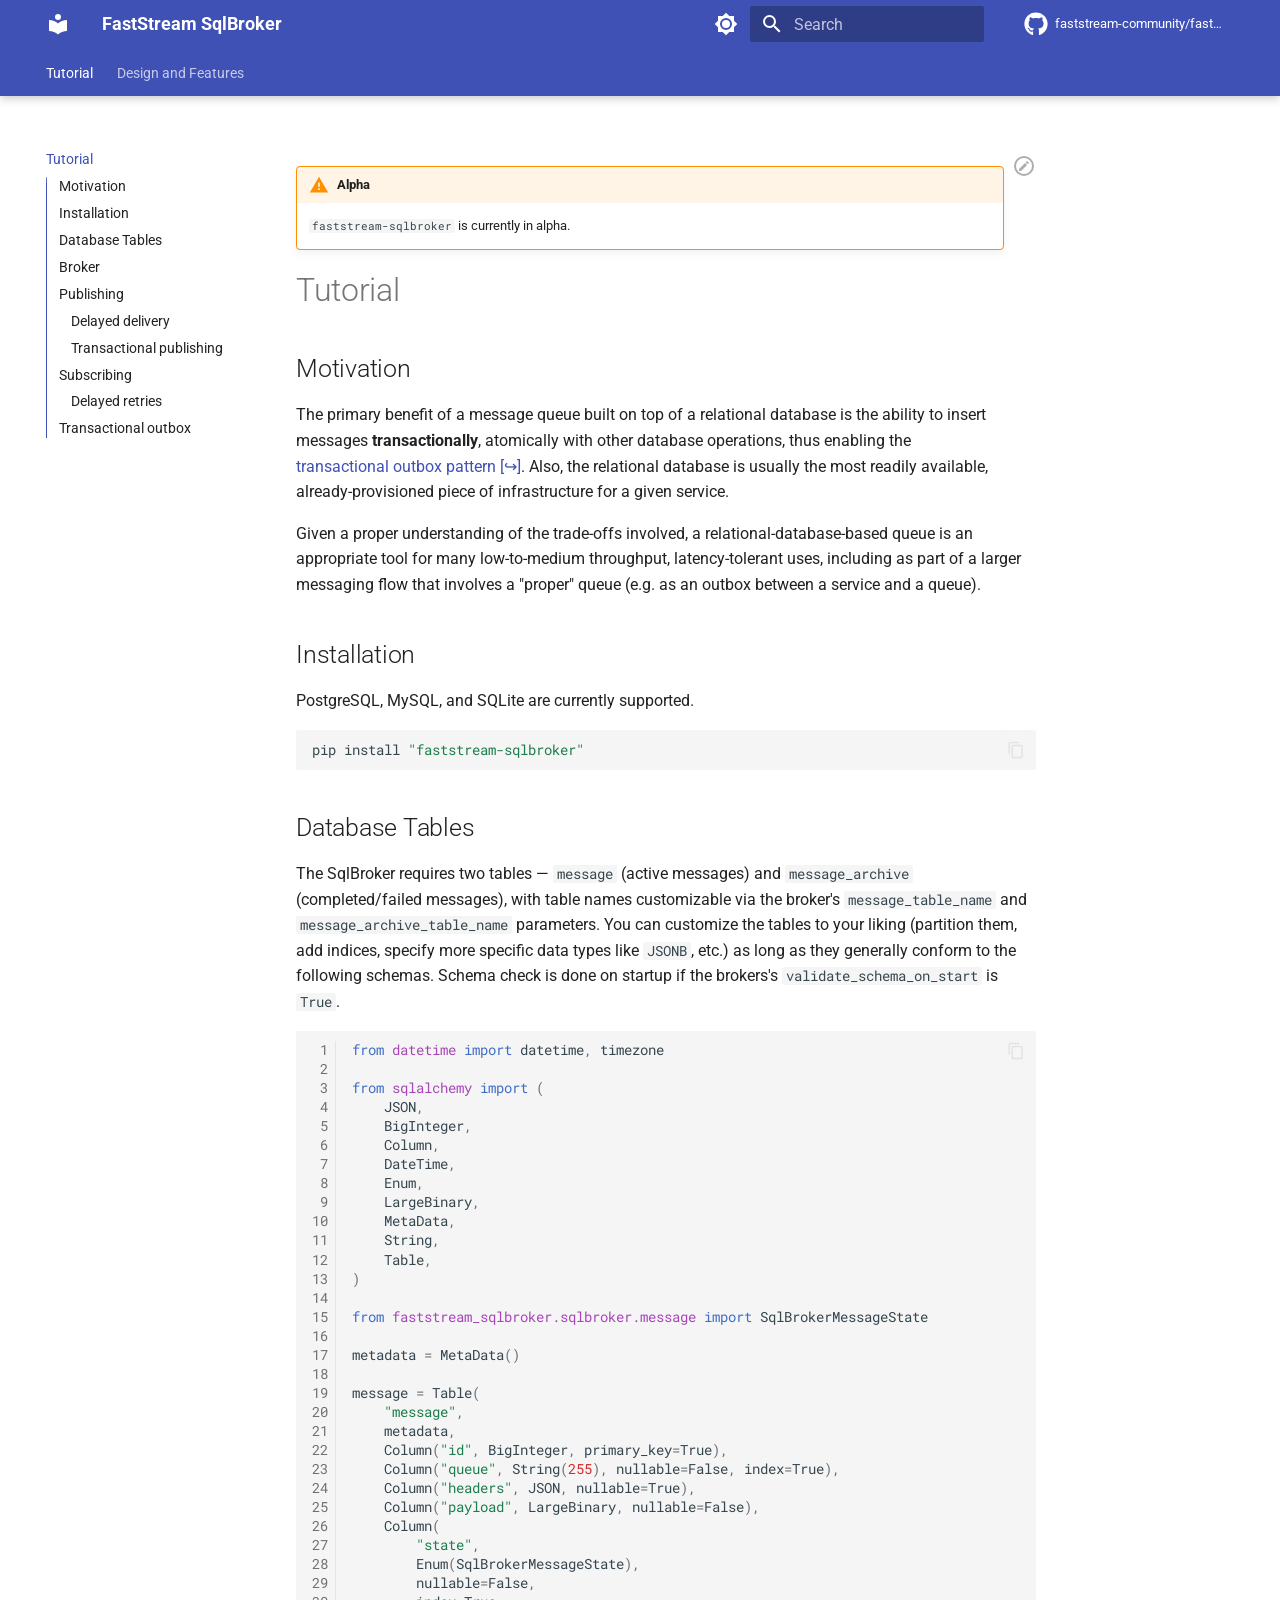
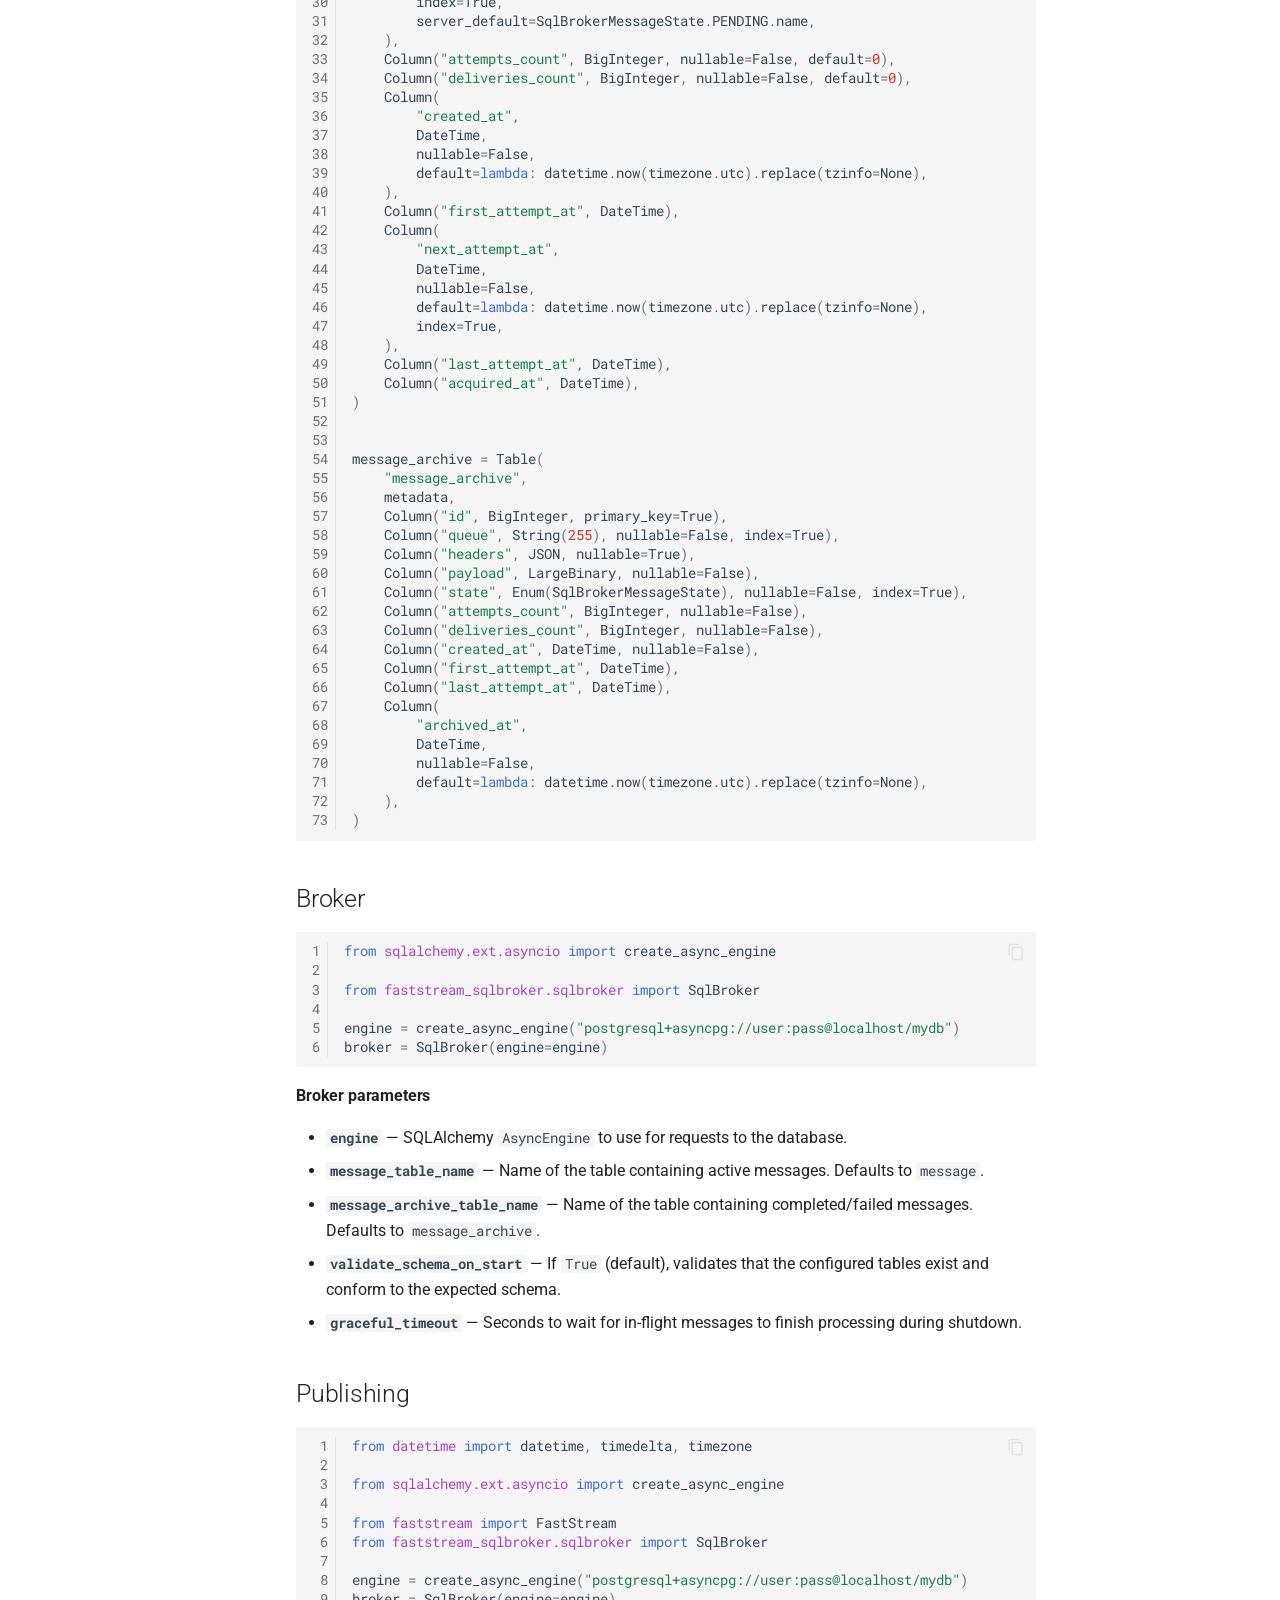
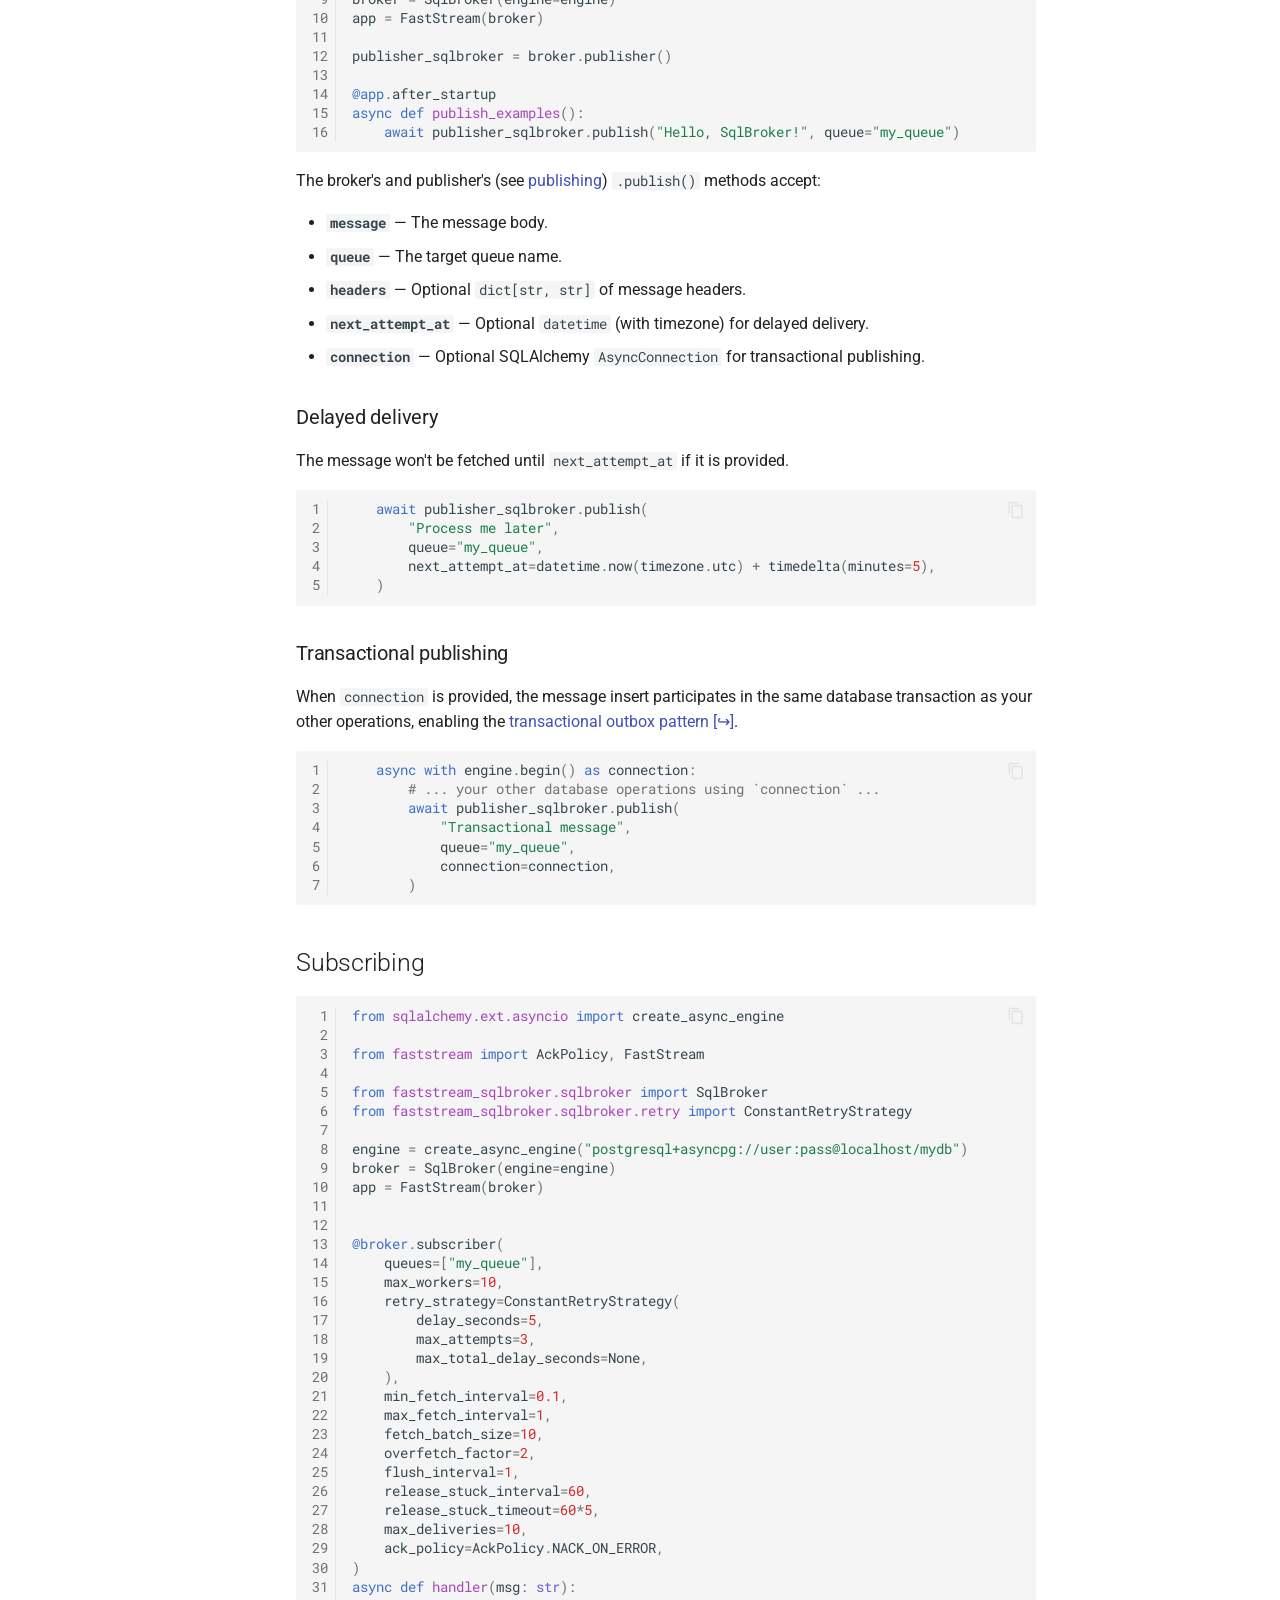
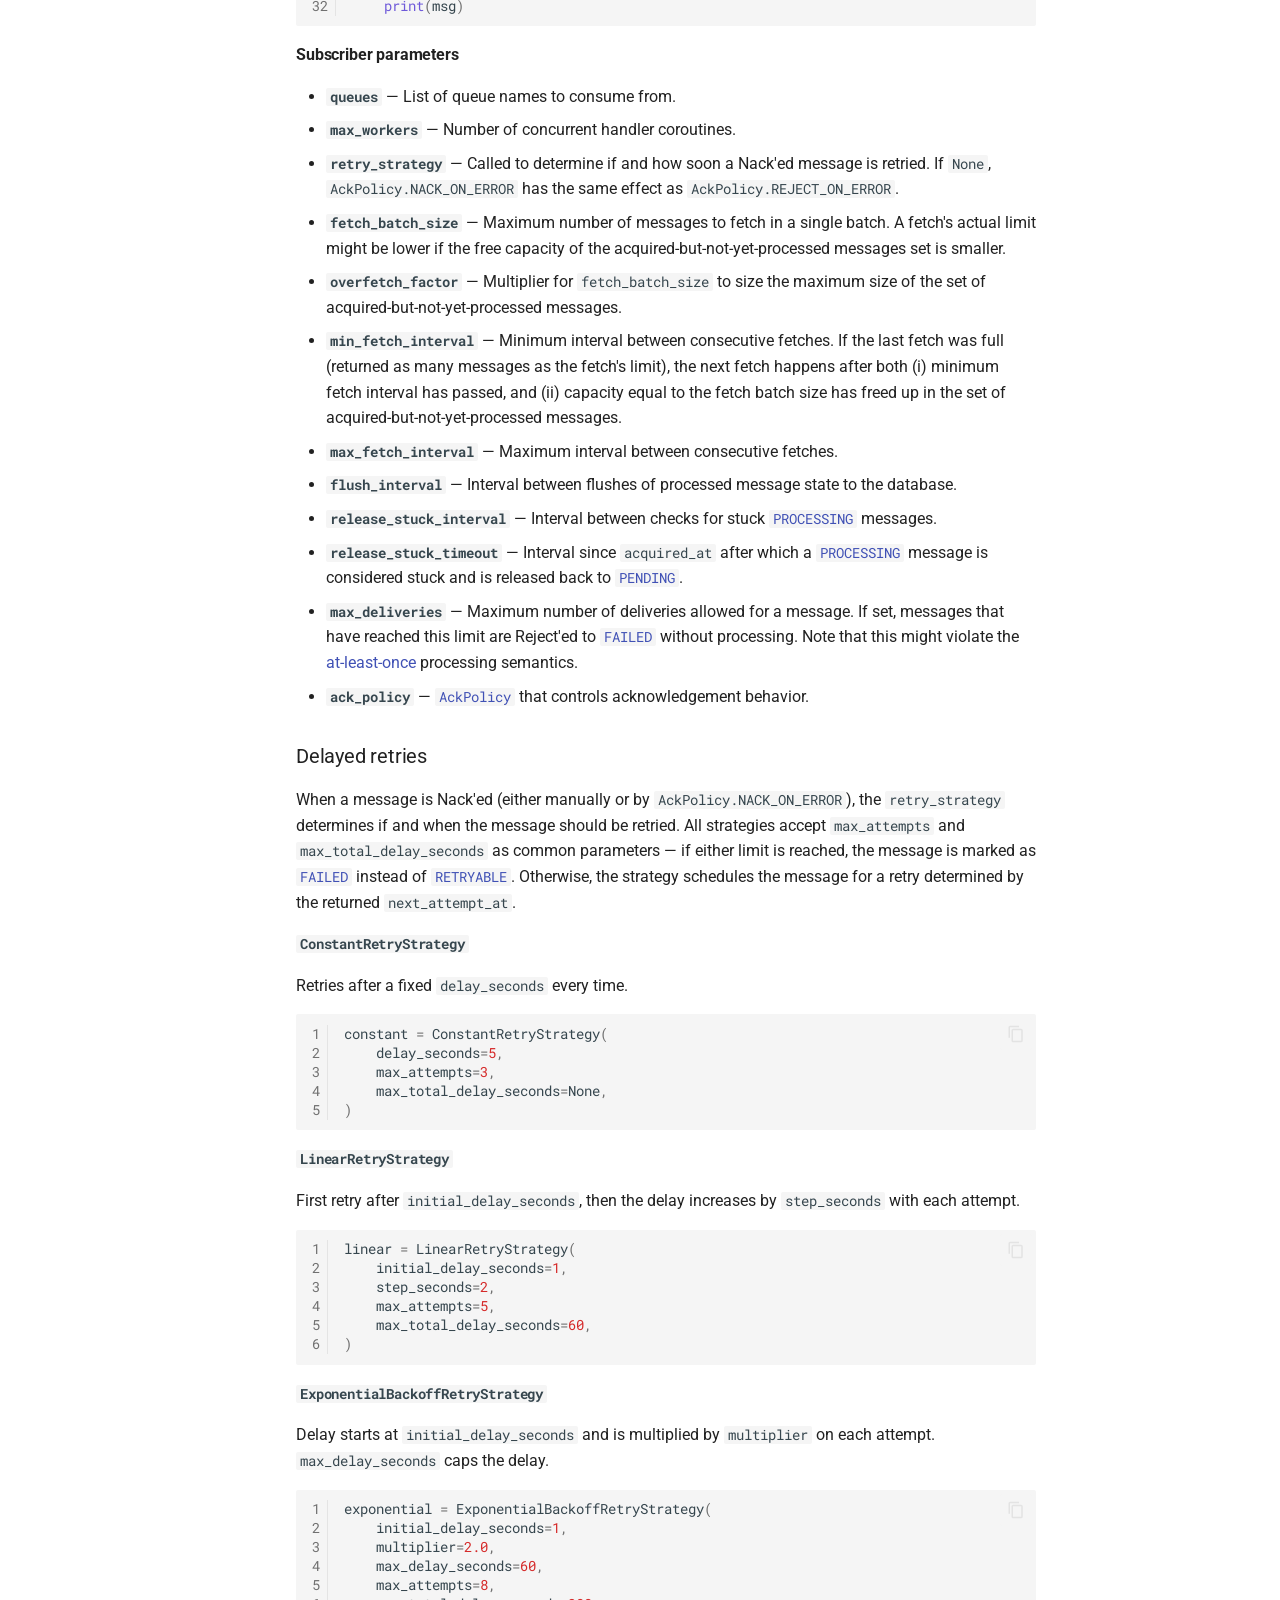
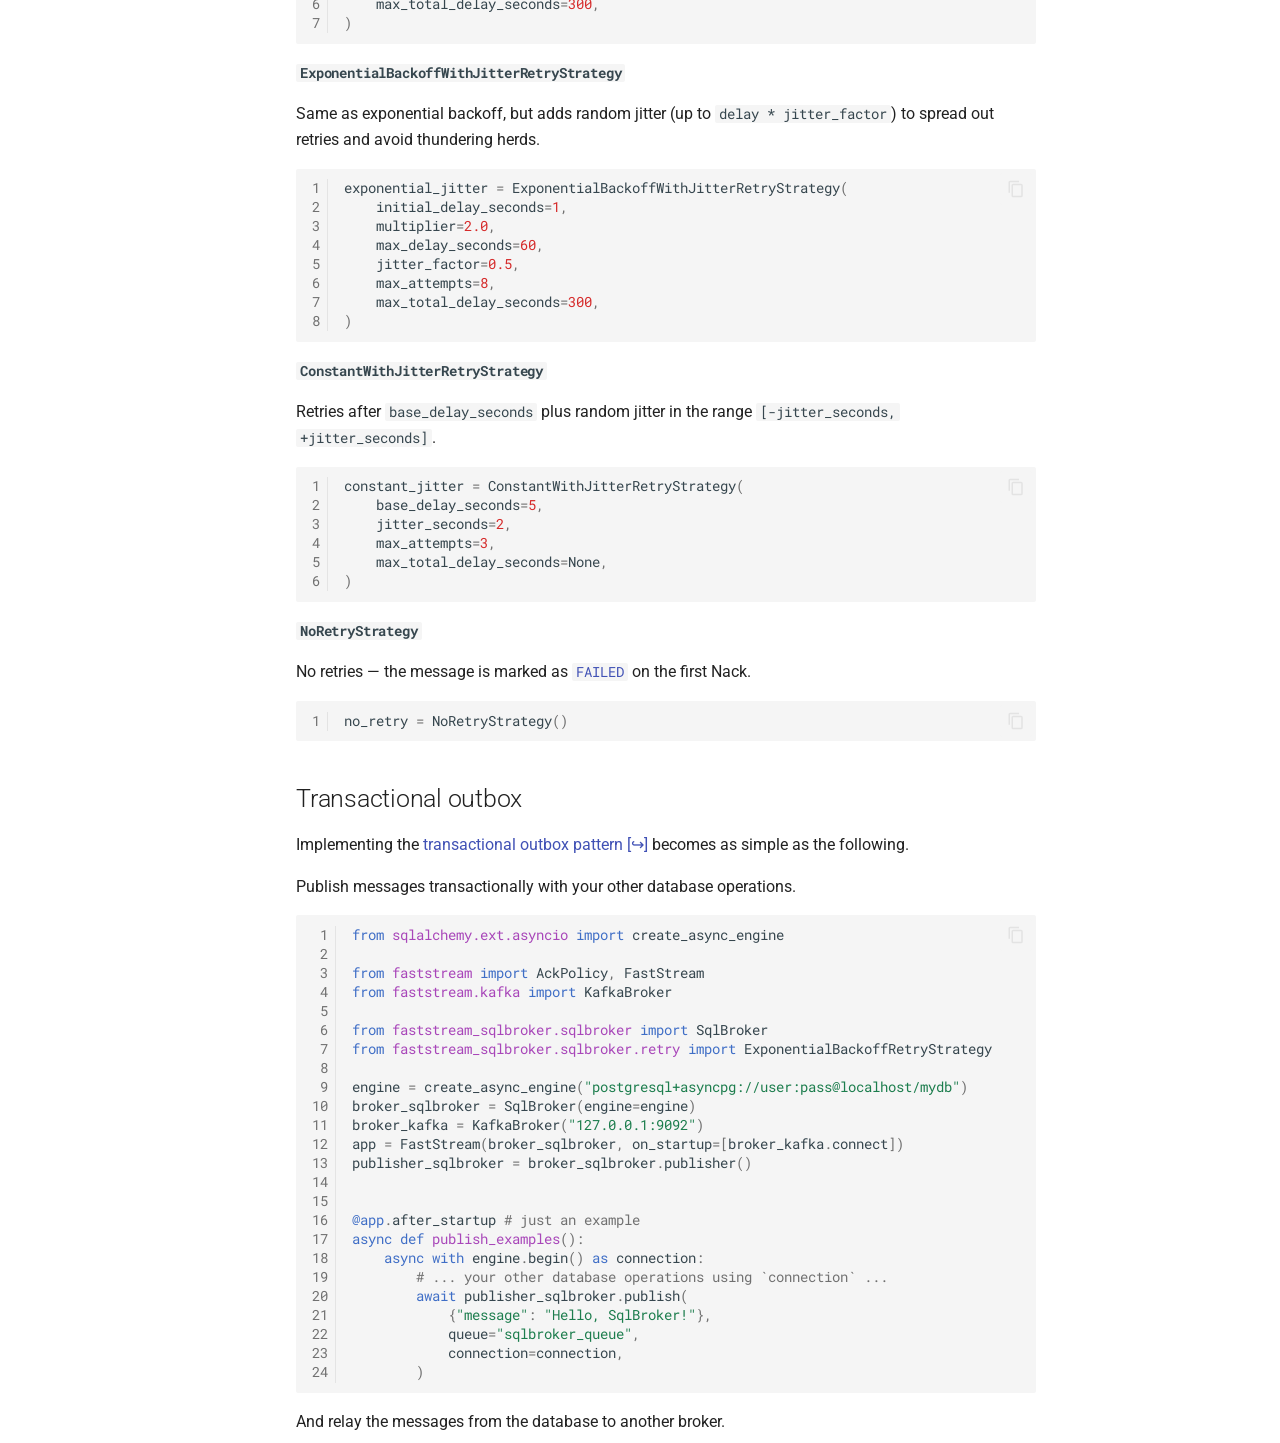
<file: index.html>
<!DOCTYPE html><html lang=en class=no-js><head><meta charset=utf-8><meta name=viewport content="width=device-width,initial-scale=1"><meta name=description content="SqlBroker for FastStream — a relational database as a message broker"><link href=https://faststream-community.github.io/faststream-sqlbroker/ rel=canonical><link rel=icon href=assets/images/favicon.png><meta name=generator content="mkdocs-1.6.1, mkdocs-material-9.7.6"><title>FastStream SqlBroker</title><link rel=stylesheet href=assets/stylesheets/main.484c7ddc.min.css><link rel=stylesheet href=assets/stylesheets/palette.ab4e12ef.min.css><link rel=preconnect href=https://fonts.gstatic.com crossorigin><link rel=stylesheet href="https://fonts.googleapis.com/css?family=Roboto:300,300i,400,400i,700,700i%7CRoboto+Mono:400,400i,700,700i&display=fallback"><style>:root{--md-text-font:"Roboto";--md-code-font:"Roboto Mono"}</style><link rel=stylesheet href=assets/_mkdocstrings.css><link rel=stylesheet href=stylesheets/extra.d9dd83.min.css><script>__md_scope=new URL(".",location),__md_hash=e=>[...e].reduce(((e,_)=>(e<<5)-e+_.charCodeAt(0)),0),__md_get=(e,_=localStorage,t=__md_scope)=>JSON.parse(_.getItem(t.pathname+"."+e)),__md_set=(e,_,t=localStorage,a=__md_scope)=>{try{t.setItem(a.pathname+"."+e,JSON.stringify(_))}catch(e){}}</script><link href=assets/stylesheets/glightbox.min.css rel=stylesheet><script src=assets/javascripts/glightbox.min.js></script><style id=glightbox-style>
            html.glightbox-open { overflow: initial; height: 100%; }
            .gslide-title { margin-top: 0px; user-select: text; }
            .gslide-desc { color: #666; user-select: text; }
            .gslide-image img { background: white; }
            .gscrollbar-fixer { padding-right: 15px; }
            .gdesc-inner { font-size: 0.75rem; }
            body[data-md-color-scheme="slate"] .gdesc-inner { background: var(--md-default-bg-color); }
            body[data-md-color-scheme="slate"] .gslide-title { color: var(--md-default-fg-color); }
            body[data-md-color-scheme="slate"] .gslide-desc { color: var(--md-default-fg-color); }
        </style></head> <body dir=ltr data-md-color-scheme=default data-md-color-primary=custom data-md-color-accent=indigo> <input class=md-toggle data-md-toggle=drawer type=checkbox id=__drawer autocomplete=off> <input class=md-toggle data-md-toggle=search type=checkbox id=__search autocomplete=off> <label class=md-overlay for=__drawer></label> <div data-md-component=skip> <a href=#faststream-sqlbroker class=md-skip> Skip to content </a> </div> <div data-md-component=announce> </div> <header class="md-header md-header--shadow md-header--lifted" data-md-component=header> <nav class="md-header__inner md-grid" aria-label=Header> <a href=. title="FastStream SqlBroker" class="md-header__button md-logo" aria-label="FastStream SqlBroker" data-md-component=logo> <svg xmlns=http://www.w3.org/2000/svg viewbox="0 0 24 24"><path d="M12 8a3 3 0 0 0 3-3 3 3 0 0 0-3-3 3 3 0 0 0-3 3 3 3 0 0 0 3 3m0 3.54C9.64 9.35 6.5 8 3 8v11c3.5 0 6.64 1.35 9 3.54 2.36-2.19 5.5-3.54 9-3.54V8c-3.5 0-6.64 1.35-9 3.54"></path></svg> </a> <label class="md-header__button md-icon" for=__drawer> <svg xmlns=http://www.w3.org/2000/svg viewbox="0 0 24 24"><path d="M3 6h18v2H3zm0 5h18v2H3zm0 5h18v2H3z"></path></svg> </label> <div class=md-header__title data-md-component=header-title> <div class=md-header__ellipsis> <div class=md-header__topic> <span class=md-ellipsis> FastStream SqlBroker </span> </div> <div class=md-header__topic data-md-component=header-topic> <span class=md-ellipsis> Home </span> </div> </div> </div> <form class=md-header__option data-md-component=palette> <input class=md-option data-md-color-media="(prefers-color-scheme: light)" data-md-color-scheme=default data-md-color-primary=custom data-md-color-accent=indigo aria-label="Switch to dark mode" type=radio name=__palette id=__palette_0> <label class="md-header__button md-icon" title="Switch to dark mode" for=__palette_1 hidden> <svg xmlns=http://www.w3.org/2000/svg viewbox="0 0 24 24"><path d="M12 8a4 4 0 0 0-4 4 4 4 0 0 0 4 4 4 4 0 0 0 4-4 4 4 0 0 0-4-4m0 10a6 6 0 0 1-6-6 6 6 0 0 1 6-6 6 6 0 0 1 6 6 6 6 0 0 1-6 6m8-9.31V4h-4.69L12 .69 8.69 4H4v4.69L.69 12 4 15.31V20h4.69L12 23.31 15.31 20H20v-4.69L23.31 12z"></path></svg> </label> <input class=md-option data-md-color-media="(prefers-color-scheme: dark)" data-md-color-scheme=slate data-md-color-primary=custom data-md-color-accent=indigo aria-label="Switch to light mode" type=radio name=__palette id=__palette_1> <label class="md-header__button md-icon" title="Switch to light mode" for=__palette_0 hidden> <svg xmlns=http://www.w3.org/2000/svg viewbox="0 0 24 24"><path d="M12 18c-.89 0-1.74-.2-2.5-.55C11.56 16.5 13 14.42 13 12s-1.44-4.5-3.5-5.45C10.26 6.2 11.11 6 12 6a6 6 0 0 1 6 6 6 6 0 0 1-6 6m8-9.31V4h-4.69L12 .69 8.69 4H4v4.69L.69 12 4 15.31V20h4.69L12 23.31 15.31 20H20v-4.69L23.31 12z"></path></svg> </label> </form> <script>var palette=__md_get("__palette");if(palette&&palette.color){if("(prefers-color-scheme)"===palette.color.media){var media=matchMedia("(prefers-color-scheme: light)"),input=document.querySelector(media.matches?"[data-md-color-media='(prefers-color-scheme: light)']":"[data-md-color-media='(prefers-color-scheme: dark)']");palette.color.media=input.getAttribute("data-md-color-media"),palette.color.scheme=input.getAttribute("data-md-color-scheme"),palette.color.primary=input.getAttribute("data-md-color-primary"),palette.color.accent=input.getAttribute("data-md-color-accent")}for(var[key,value]of Object.entries(palette.color))document.body.setAttribute("data-md-color-"+key,value)}</script> <label class="md-header__button md-icon" for=__search> <svg xmlns=http://www.w3.org/2000/svg viewbox="0 0 24 24"><path d="M9.5 3A6.5 6.5 0 0 1 16 9.5c0 1.61-.59 3.09-1.56 4.23l.27.27h.79l5 5-1.5 1.5-5-5v-.79l-.27-.27A6.52 6.52 0 0 1 9.5 16 6.5 6.5 0 0 1 3 9.5 6.5 6.5 0 0 1 9.5 3m0 2C7 5 5 7 5 9.5S7 14 9.5 14 14 12 14 9.5 12 5 9.5 5"></path></svg> </label> <div class=md-search data-md-component=search role=dialog> <label class=md-search__overlay for=__search></label> <div class=md-search__inner role=search> <form class=md-search__form name=search> <input type=text class=md-search__input name=query aria-label=Search placeholder=Search autocapitalize=off autocorrect=off autocomplete=off spellcheck=false data-md-component=search-query required> <label class="md-search__icon md-icon" for=__search> <svg xmlns=http://www.w3.org/2000/svg viewbox="0 0 24 24"><path d="M9.5 3A6.5 6.5 0 0 1 16 9.5c0 1.61-.59 3.09-1.56 4.23l.27.27h.79l5 5-1.5 1.5-5-5v-.79l-.27-.27A6.52 6.52 0 0 1 9.5 16 6.5 6.5 0 0 1 3 9.5 6.5 6.5 0 0 1 9.5 3m0 2C7 5 5 7 5 9.5S7 14 9.5 14 14 12 14 9.5 12 5 9.5 5"></path></svg> <svg xmlns=http://www.w3.org/2000/svg viewbox="0 0 24 24"><path d="M20 11v2H8l5.5 5.5-1.42 1.42L4.16 12l7.92-7.92L13.5 5.5 8 11z"></path></svg> </label> <nav class=md-search__options aria-label=Search> <button type=reset class="md-search__icon md-icon" title=Clear aria-label=Clear tabindex=-1> <svg xmlns=http://www.w3.org/2000/svg viewbox="0 0 24 24"><path d="M19 6.41 17.59 5 12 10.59 6.41 5 5 6.41 10.59 12 5 17.59 6.41 19 12 13.41 17.59 19 19 17.59 13.41 12z"></path></svg> </button> </nav> <div class=md-search__suggest data-md-component=search-suggest></div> </form> <div class=md-search__output> <div class=md-search__scrollwrap tabindex=0 data-md-scrollfix> <div class=md-search-result data-md-component=search-result> <div class=md-search-result__meta> Initializing search </div> <ol class=md-search-result__list role=presentation></ol> </div> </div> </div> </div> </div> <div class=md-header__source> <a href=https://github.com/faststream-community/faststream-sqlbroker title="Go to repository" class=md-source data-md-component=source> <div class="md-source__icon md-icon"> <svg xmlns=http://www.w3.org/2000/svg viewbox="0 0 512 512"><!-- Font Awesome Free 7.1.0 by @fontawesome - https://fontawesome.com License - https://fontawesome.com/license/free (Icons: CC BY 4.0, Fonts: SIL OFL 1.1, Code: MIT License) Copyright 2025 Fonticons, Inc.--><path d="M173.9 397.4c0 2-2.3 3.6-5.2 3.6-3.3.3-5.6-1.3-5.6-3.6 0-2 2.3-3.6 5.2-3.6 3-.3 5.6 1.3 5.6 3.6m-31.1-4.5c-.7 2 1.3 4.3 4.3 4.9 2.6 1 5.6 0 6.2-2s-1.3-4.3-4.3-5.2c-2.6-.7-5.5.3-6.2 2.3m44.2-1.7c-2.9.7-4.9 2.6-4.6 4.9.3 2 2.9 3.3 5.9 2.6 2.9-.7 4.9-2.6 4.6-4.6-.3-1.9-3-3.2-5.9-2.9M252.8 8C114.1 8 8 113.3 8 252c0 110.9 69.8 205.8 169.5 239.2 12.8 2.3 17.3-5.6 17.3-12.1 0-6.2-.3-40.4-.3-61.4 0 0-70 15-84.7-29.8 0 0-11.4-29.1-27.8-36.6 0 0-22.9-15.7 1.6-15.4 0 0 24.9 2 38.6 25.8 21.9 38.6 58.6 27.5 72.9 20.9 2.3-16 8.8-27.1 16-33.7-55.9-6.2-112.3-14.3-112.3-110.5 0-27.5 7.6-41.3 23.6-58.9-2.6-6.5-11.1-33.3 2.6-67.9 20.9-6.5 69 27 69 27 20-5.6 41.5-8.5 62.8-8.5s42.8 2.9 62.8 8.5c0 0 48.1-33.6 69-27 13.7 34.7 5.2 61.4 2.6 67.9 16 17.7 25.8 31.5 25.8 58.9 0 96.5-58.9 104.2-114.8 110.5 9.2 7.9 17 22.9 17 46.4 0 33.7-.3 75.4-.3 83.6 0 6.5 4.6 14.4 17.3 12.1C436.2 457.8 504 362.9 504 252 504 113.3 391.5 8 252.8 8M105.2 352.9c-1.3 1-1 3.3.7 5.2 1.6 1.6 3.9 2.3 5.2 1 1.3-1 1-3.3-.7-5.2-1.6-1.6-3.9-2.3-5.2-1m-10.8-8.1c-.7 1.3.3 2.9 2.3 3.9 1.6 1 3.6.7 4.3-.7.7-1.3-.3-2.9-2.3-3.9-2-.6-3.6-.3-4.3.7m32.4 35.6c-1.6 1.3-1 4.3 1.3 6.2 2.3 2.3 5.2 2.6 6.5 1 1.3-1.3.7-4.3-1.3-6.2-2.2-2.3-5.2-2.6-6.5-1m-11.4-14.7c-1.6 1-1.6 3.6 0 5.9s4.3 3.3 5.6 2.3c1.6-1.3 1.6-3.9 0-6.2-1.4-2.3-4-3.3-5.6-2"></path></svg> </div> <div class=md-source__repository> faststream-community/faststream-sqlbroker </div> </a> </div> </nav> <nav class=md-tabs aria-label=Tabs data-md-component=tabs> <div class=md-grid> <ul class=md-tabs__list> <li class=md-tabs__item> <a href=sqlbroker/tutorial/ class=md-tabs__link> Tutorial </a> </li> <li class=md-tabs__item> <a href=sqlbroker/design/ class=md-tabs__link> Design and Features </a> </li> </ul> </div> </nav> </header> <div class=md-container data-md-component=container> <main class=md-main data-md-component=main> <div class="md-main__inner md-grid"> <div class="md-sidebar md-sidebar--primary" data-md-component=sidebar data-md-type=navigation hidden> <div class=md-sidebar__scrollwrap> <div class=md-sidebar__inner> <nav class="md-nav md-nav--primary md-nav--lifted md-nav--integrated" aria-label=Navigation data-md-level=0> <label class=md-nav__title for=__drawer> <a href=. title="FastStream SqlBroker" class="md-nav__button md-logo" aria-label="FastStream SqlBroker" data-md-component=logo> <svg xmlns=http://www.w3.org/2000/svg viewbox="0 0 24 24"><path d="M12 8a3 3 0 0 0 3-3 3 3 0 0 0-3-3 3 3 0 0 0-3 3 3 3 0 0 0 3 3m0 3.54C9.64 9.35 6.5 8 3 8v11c3.5 0 6.64 1.35 9 3.54 2.36-2.19 5.5-3.54 9-3.54V8c-3.5 0-6.64 1.35-9 3.54"></path></svg> </a> FastStream SqlBroker </label> <div class=md-nav__source> <a href=https://github.com/faststream-community/faststream-sqlbroker title="Go to repository" class=md-source data-md-component=source> <div class="md-source__icon md-icon"> <svg xmlns=http://www.w3.org/2000/svg viewbox="0 0 512 512"><!-- Font Awesome Free 7.1.0 by @fontawesome - https://fontawesome.com License - https://fontawesome.com/license/free (Icons: CC BY 4.0, Fonts: SIL OFL 1.1, Code: MIT License) Copyright 2025 Fonticons, Inc.--><path d="M173.9 397.4c0 2-2.3 3.6-5.2 3.6-3.3.3-5.6-1.3-5.6-3.6 0-2 2.3-3.6 5.2-3.6 3-.3 5.6 1.3 5.6 3.6m-31.1-4.5c-.7 2 1.3 4.3 4.3 4.9 2.6 1 5.6 0 6.2-2s-1.3-4.3-4.3-5.2c-2.6-.7-5.5.3-6.2 2.3m44.2-1.7c-2.9.7-4.9 2.6-4.6 4.9.3 2 2.9 3.3 5.9 2.6 2.9-.7 4.9-2.6 4.6-4.6-.3-1.9-3-3.2-5.9-2.9M252.8 8C114.1 8 8 113.3 8 252c0 110.9 69.8 205.8 169.5 239.2 12.8 2.3 17.3-5.6 17.3-12.1 0-6.2-.3-40.4-.3-61.4 0 0-70 15-84.7-29.8 0 0-11.4-29.1-27.8-36.6 0 0-22.9-15.7 1.6-15.4 0 0 24.9 2 38.6 25.8 21.9 38.6 58.6 27.5 72.9 20.9 2.3-16 8.8-27.1 16-33.7-55.9-6.2-112.3-14.3-112.3-110.5 0-27.5 7.6-41.3 23.6-58.9-2.6-6.5-11.1-33.3 2.6-67.9 20.9-6.5 69 27 69 27 20-5.6 41.5-8.5 62.8-8.5s42.8 2.9 62.8 8.5c0 0 48.1-33.6 69-27 13.7 34.7 5.2 61.4 2.6 67.9 16 17.7 25.8 31.5 25.8 58.9 0 96.5-58.9 104.2-114.8 110.5 9.2 7.9 17 22.9 17 46.4 0 33.7-.3 75.4-.3 83.6 0 6.5 4.6 14.4 17.3 12.1C436.2 457.8 504 362.9 504 252 504 113.3 391.5 8 252.8 8M105.2 352.9c-1.3 1-1 3.3.7 5.2 1.6 1.6 3.9 2.3 5.2 1 1.3-1 1-3.3-.7-5.2-1.6-1.6-3.9-2.3-5.2-1m-10.8-8.1c-.7 1.3.3 2.9 2.3 3.9 1.6 1 3.6.7 4.3-.7.7-1.3-.3-2.9-2.3-3.9-2-.6-3.6-.3-4.3.7m32.4 35.6c-1.6 1.3-1 4.3 1.3 6.2 2.3 2.3 5.2 2.6 6.5 1 1.3-1.3.7-4.3-1.3-6.2-2.2-2.3-5.2-2.6-6.5-1m-11.4-14.7c-1.6 1-1.6 3.6 0 5.9s4.3 3.3 5.6 2.3c1.6-1.3 1.6-3.9 0-6.2-1.4-2.3-4-3.3-5.6-2"></path></svg> </div> <div class=md-source__repository> faststream-community/faststream-sqlbroker </div> </a> </div> <ul class=md-nav__list data-md-scrollfix> <li class=md-nav__item> <a href=sqlbroker/tutorial/ class=md-nav__link> <span class=md-ellipsis> Tutorial </span> </a> </li> <li class=md-nav__item> <a href=sqlbroker/design/ class=md-nav__link> <span class=md-ellipsis> Design and Features </span> </a> </li> </ul> </nav> </div> </div> </div> <div class=md-content data-md-component=content> <article class="md-content__inner md-typeset"> <a href=https://github.com/faststream-community/faststream-sqlbroker/blob/main/docs/docs/index.md title="Edit this page" class="md-content__button md-icon" rel=edit> <svg xmlns=http://www.w3.org/2000/svg viewbox="0 0 24 24"><path d="m7 14.94 6.06-6.06 2.06 2.06L9.06 17H7zM12 20a8 8 0 0 0 8-8 8 8 0 0 0-8-8 8 8 0 0 0-8 8 8 8 0 0 0 8 8m4.7-10.65-1 1-2.05-2.05 1-1c.21-.22.56-.22.77 0l1.28 1.28c.22.21.22.56 0 .77M12 2a10 10 0 0 1 10 10 10 10 0 0 1-10 10A10 10 0 0 1 2 12 10 10 0 0 1 12 2"></path></svg> </a> <p><meta http-equiv=refresh content="0; url=sqlbroker/tutorial/"></p> <h1 id=faststream-sqlbroker>FastStream SqlBroker<a class=headerlink href=#faststream-sqlbroker title="Permanent link">#</a></h1> <p>Redirecting to the <a href=sqlbroker/tutorial/ >Tutorial</a>…</p> </article> </div> <script>var tabs=__md_get("__tabs");if(Array.isArray(tabs))e:for(var set of document.querySelectorAll(".tabbed-set")){var labels=set.querySelector(".tabbed-labels");for(var tab of tabs)for(var label of labels.getElementsByTagName("label"))if(label.innerText.trim()===tab){var input=document.getElementById(label.htmlFor);input.checked=!0;continue e}}</script> <script>var target=document.getElementById(location.hash.slice(1));target&&target.name&&(target.checked=target.name.startsWith("__tabbed_"))</script> </div> <button type=button class="md-top md-icon" data-md-component=top hidden> <svg xmlns=http://www.w3.org/2000/svg viewbox="0 0 24 24"><path d="M13 20h-2V8l-5.5 5.5-1.42-1.42L12 4.16l7.92 7.92-1.42 1.42L13 8z"></path></svg> Back to top </button> </main> <footer class=md-footer> <div class="md-footer-meta md-typeset"> <div class="md-footer-meta__inner md-grid"> <div class=md-copyright> Made with <a href=https://squidfunk.github.io/mkdocs-material/ target=_blank rel=noopener> Material for MkDocs </a> </div> <div class=md-social> <a href=https://github.com/faststream-community/faststream-sqlbroker target=_blank rel=noopener title=github.com class=md-social__link> <svg xmlns=http://www.w3.org/2000/svg viewbox="0 0 512 512"><!-- Font Awesome Free 7.1.0 by @fontawesome - https://fontawesome.com License - https://fontawesome.com/license/free (Icons: CC BY 4.0, Fonts: SIL OFL 1.1, Code: MIT License) Copyright 2025 Fonticons, Inc.--><path d="M202.1 328.7c0 20.9-10.9 55.1-36.7 55.1s-36.7-34.2-36.7-55.1 10.9-55.1 36.7-55.1 36.7 34.2 36.7 55.1M496 278.2c0 31.9-3.2 65.7-17.5 95-37.9 76.6-142.1 74.8-216.7 74.8-75.8 0-186.2 2.7-225.6-74.8-14.6-29-20.2-63.1-20.2-95 0-41.9 13.9-81.5 41.5-113.6-5.2-15.8-7.7-32.4-7.7-48.8 0-21.5 4.9-32.3 14.6-51.8 45.3 0 74.3 9 108.8 36 29-6.9 58.8-10 88.7-10 27 0 54.2 2.9 80.4 9.2 34-26.7 63-35.2 107.8-35.2 9.8 19.5 14.6 30.3 14.6 51.8 0 16.4-2.6 32.7-7.7 48.2 27.5 32.4 39 72.3 39 114.2m-64.3 50.5c0-43.9-26.7-82.6-73.5-82.6-18.9 0-37 3.4-56 6-14.9 2.3-29.8 3.2-45.1 3.2-15.2 0-30.1-.9-45.1-3.2-18.7-2.6-37-6-56-6-46.8 0-73.5 38.7-73.5 82.6 0 87.8 80.4 101.3 150.4 101.3h48.2c70.3 0 150.6-13.4 150.6-101.3m-82.6-55.1c-25.8 0-36.7 34.2-36.7 55.1s10.9 55.1 36.7 55.1 36.7-34.2 36.7-55.1-10.9-55.1-36.7-55.1"></path></svg> </a> </div> </div> </div> </footer> </div> <div class=md-dialog data-md-component=dialog> <div class="md-dialog__inner md-typeset"></div> </div> <div class=md-progress data-md-component=progress role=progressbar></div> <script id=__config type=application/json>{"annotate": null, "base": ".", "features": ["search.suggest", "search.highlight", "navigation.tabs", "navigation.tabs.sticky", "navigation.instant", "navigation.instant.progress", "navigation.tracking", "navigation.prune", "navigation.top", "navigation.footer", "toc.integrate", "content.tabs.link", "content.code.copy", "content.code.annotate", "content.action.edit"], "search": "assets/javascripts/workers/search.2c215733.min.js", "tags": null, "translations": {"clipboard.copied": "Copied to clipboard", "clipboard.copy": "Copy to clipboard", "search.result.more.one": "1 more on this page", "search.result.more.other": "# more on this page", "search.result.none": "No matching documents", "search.result.one": "1 matching document", "search.result.other": "# matching documents", "search.result.placeholder": "Type to start searching", "search.result.term.missing": "Missing", "select.version": "Select version"}, "version": null}</script> <script src=assets/javascripts/bundle.79ae519e.min.js></script> <script id=init-glightbox>const lightbox = GLightbox({"touchNavigation": true, "loop": false, "zoomable": true, "draggable": true, "openEffect": "zoom", "closeEffect": "zoom", "slideEffect": "slide"});
document$.subscribe(()=>{ lightbox.reload(); });
</script></body></html>
</file>
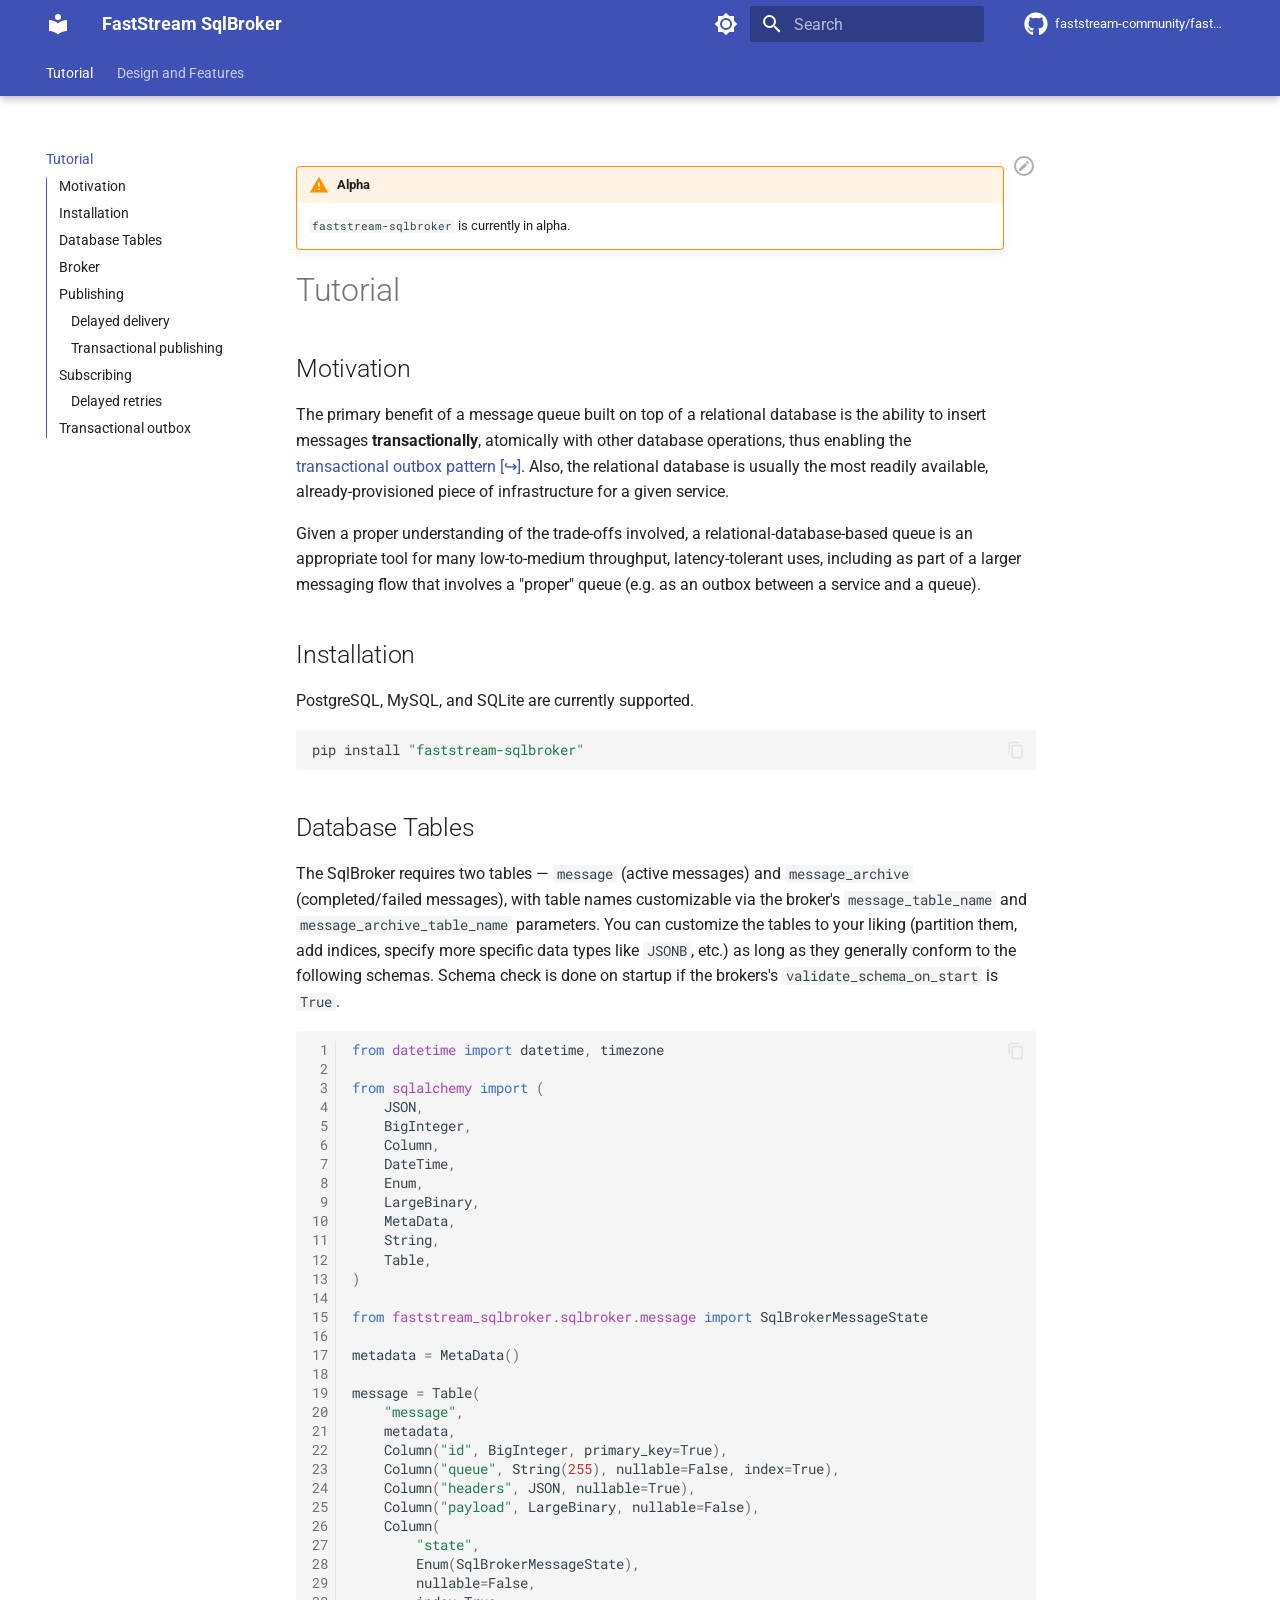
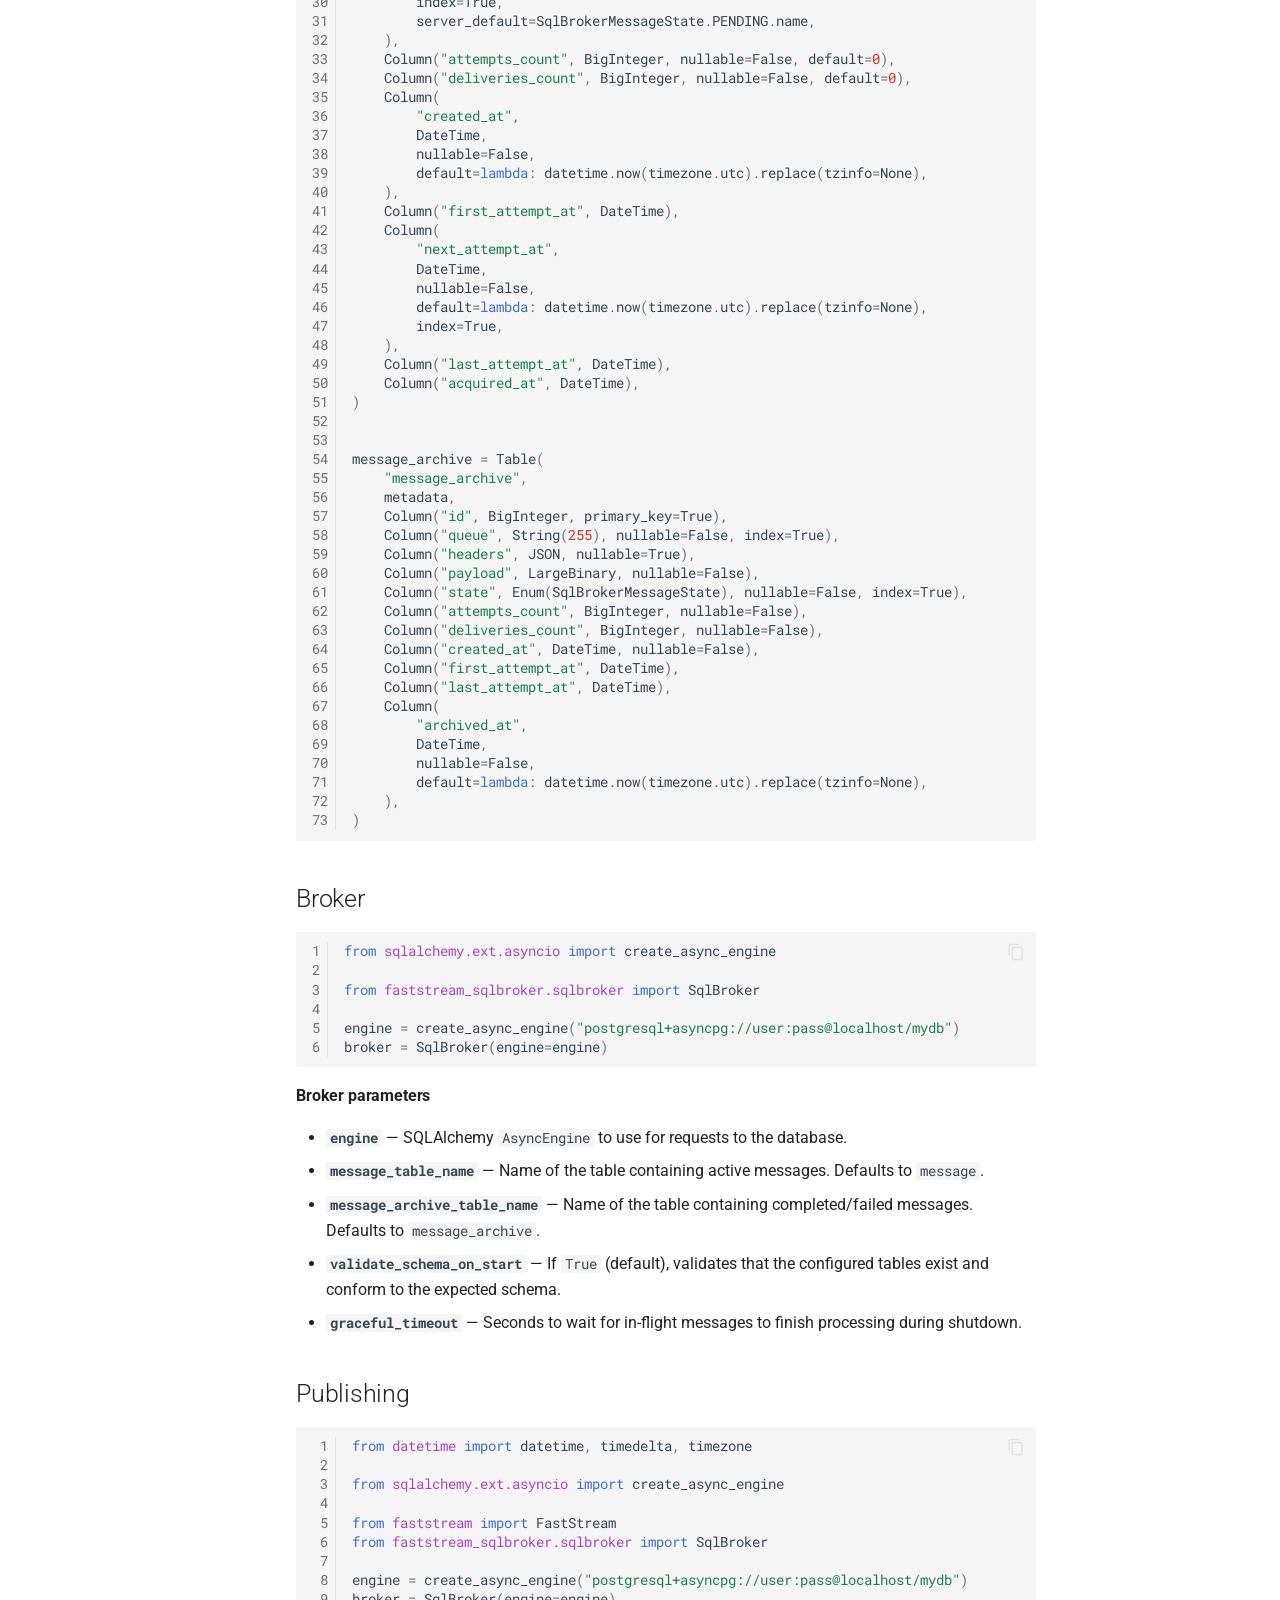
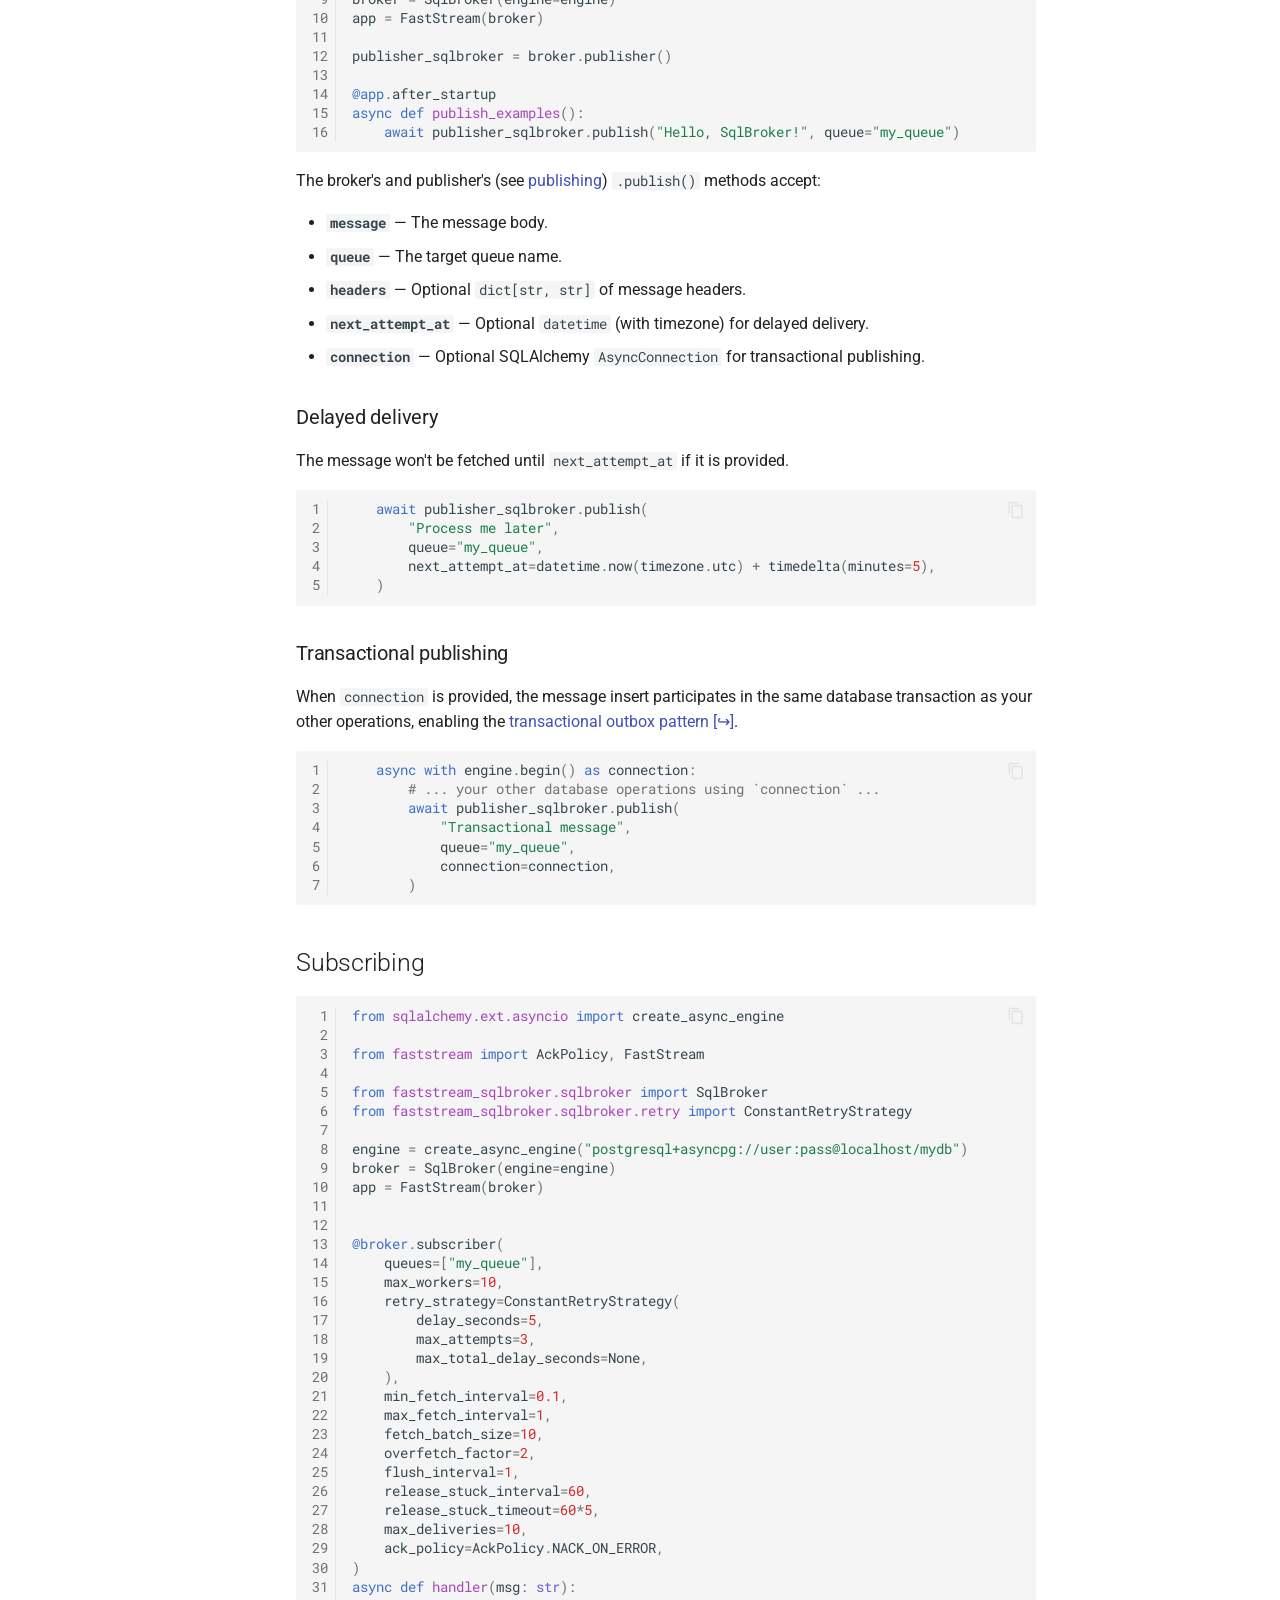
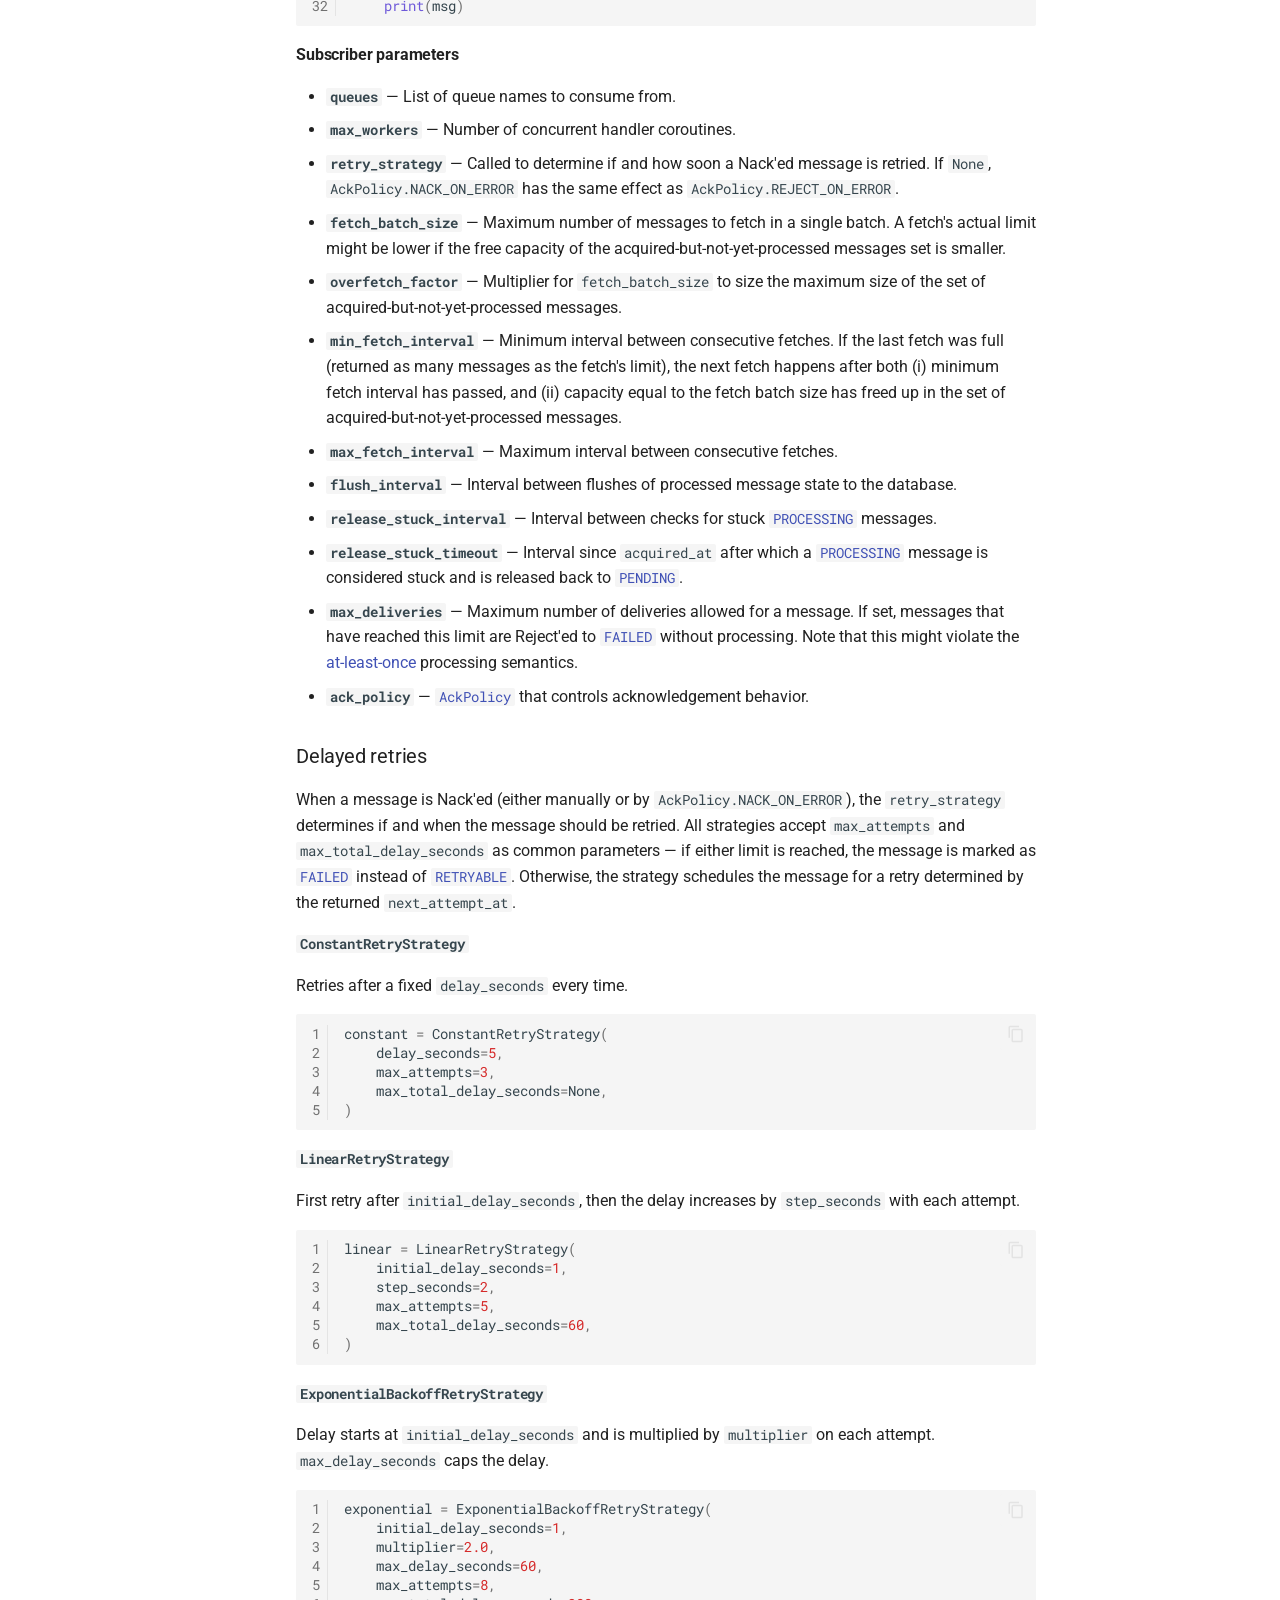
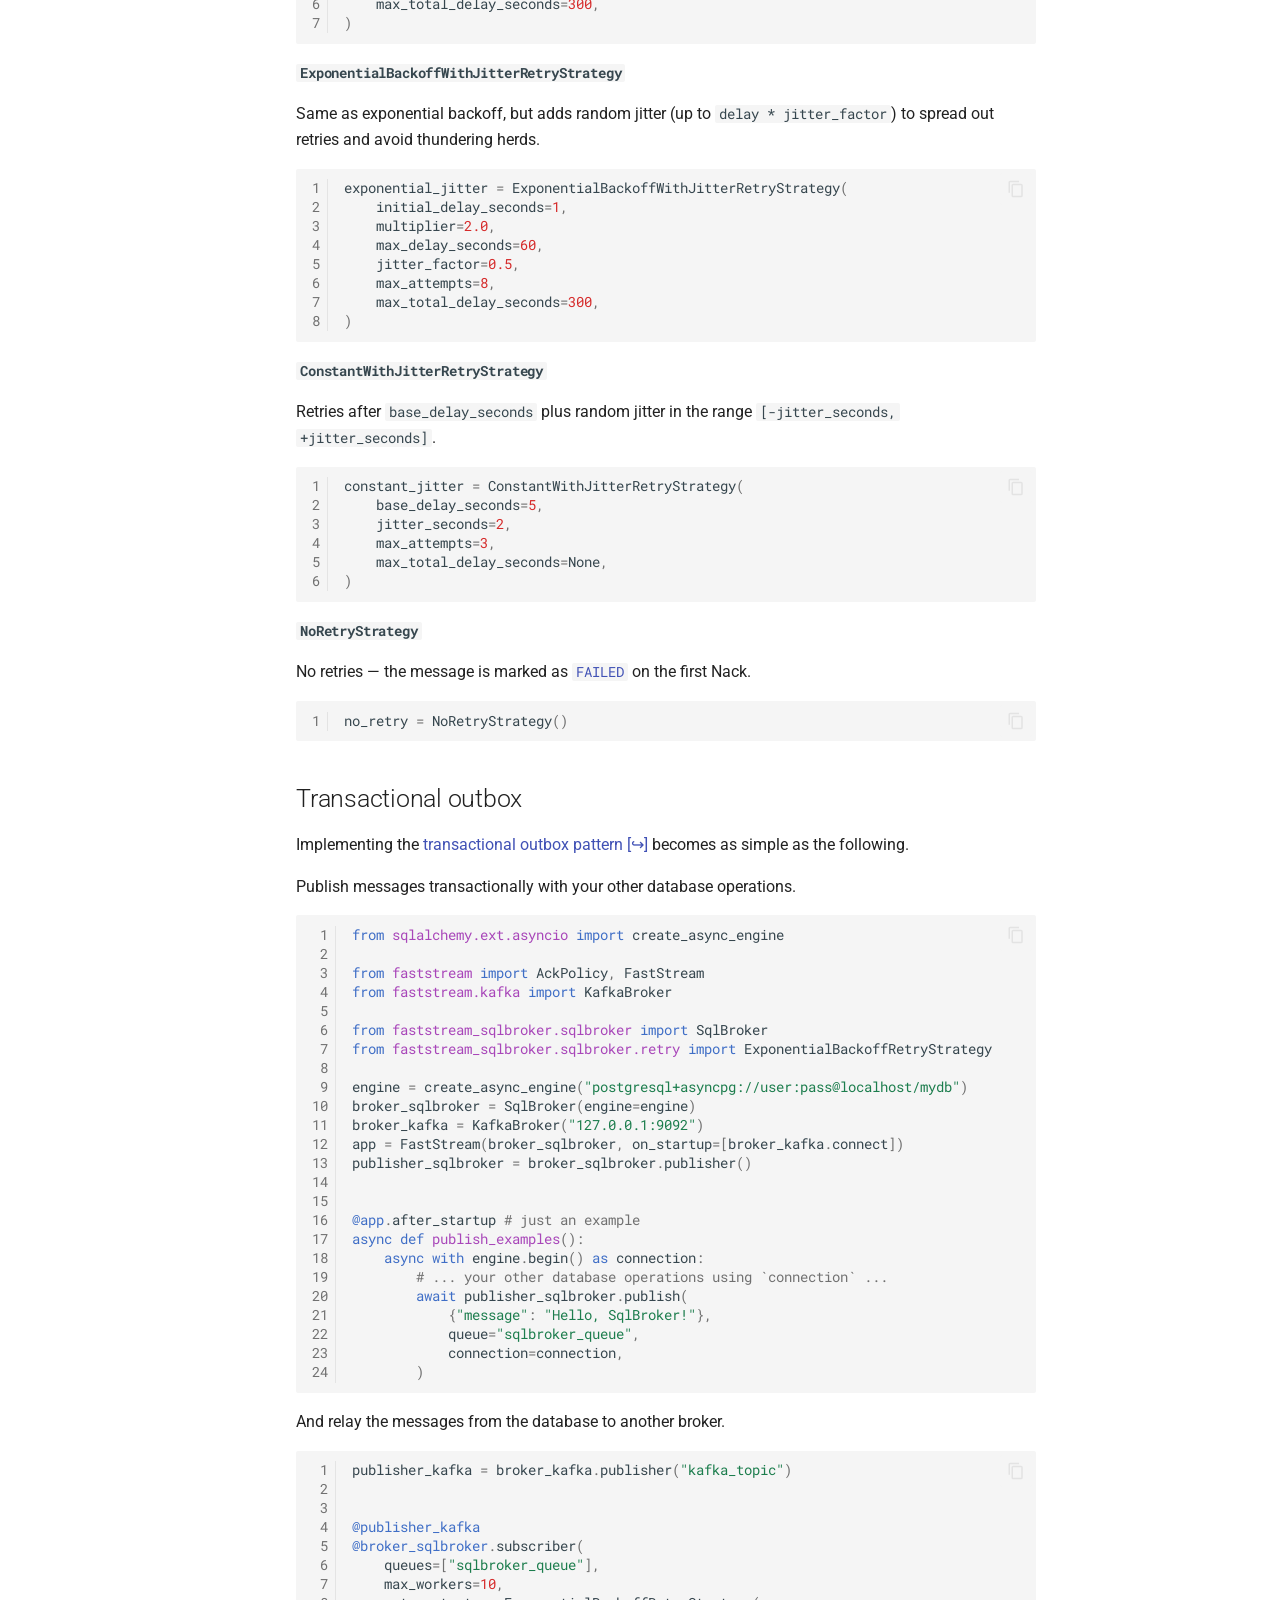
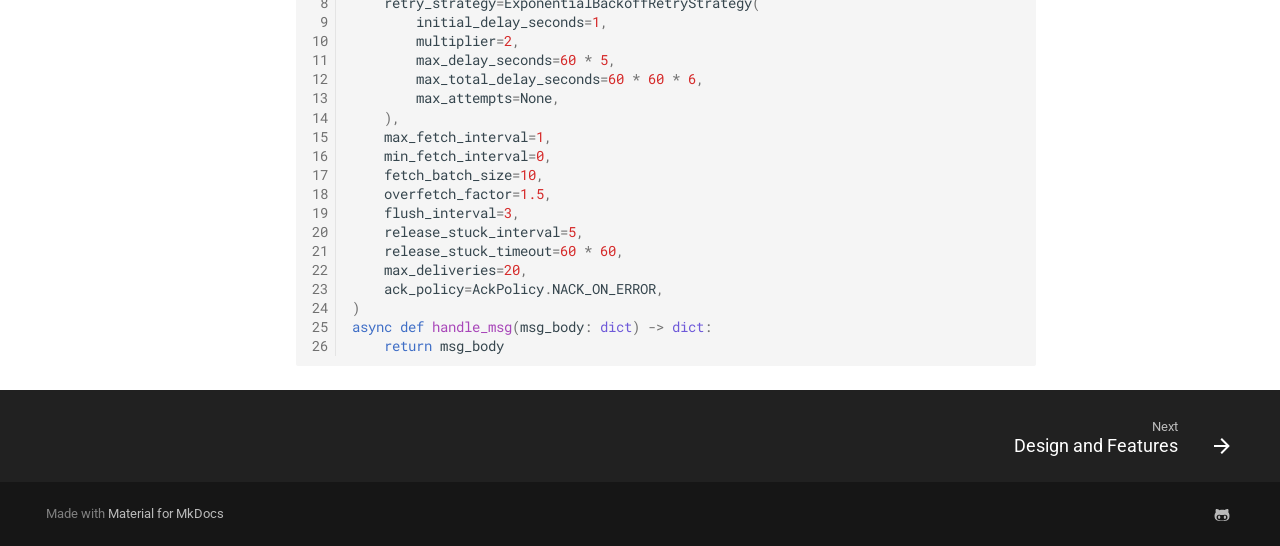
<file: sqlbroker/tutorial/index.html>
<!DOCTYPE html><html lang=en class=no-js><head><meta charset=utf-8><meta name=viewport content="width=device-width,initial-scale=1"><meta name=description content="SqlBroker for FastStream — a relational database as a message broker"><link href=https://faststream-community.github.io/faststream-sqlbroker/sqlbroker/tutorial/ rel=canonical><link href=../design/ rel=next><link rel=icon href=../../assets/images/favicon.png><meta name=generator content="mkdocs-1.6.1, mkdocs-material-9.7.6"><title>Tutorial - FastStream SqlBroker</title><link rel=stylesheet href=../../assets/stylesheets/main.484c7ddc.min.css><link rel=stylesheet href=../../assets/stylesheets/palette.ab4e12ef.min.css><link rel=preconnect href=https://fonts.gstatic.com crossorigin><link rel=stylesheet href="https://fonts.googleapis.com/css?family=Roboto:300,300i,400,400i,700,700i%7CRoboto+Mono:400,400i,700,700i&display=fallback"><style>:root{--md-text-font:"Roboto";--md-code-font:"Roboto Mono"}</style><link rel=stylesheet href=../../assets/_mkdocstrings.css><link rel=stylesheet href=../../stylesheets/extra.d9dd83.min.css><script>__md_scope=new URL("../..",location),__md_hash=e=>[...e].reduce(((e,_)=>(e<<5)-e+_.charCodeAt(0)),0),__md_get=(e,_=localStorage,t=__md_scope)=>JSON.parse(_.getItem(t.pathname+"."+e)),__md_set=(e,_,t=localStorage,a=__md_scope)=>{try{t.setItem(a.pathname+"."+e,JSON.stringify(_))}catch(e){}}</script><link href=../../assets/stylesheets/glightbox.min.css rel=stylesheet><script src=../../assets/javascripts/glightbox.min.js></script><style id=glightbox-style>
            html.glightbox-open { overflow: initial; height: 100%; }
            .gslide-title { margin-top: 0px; user-select: text; }
            .gslide-desc { color: #666; user-select: text; }
            .gslide-image img { background: white; }
            .gscrollbar-fixer { padding-right: 15px; }
            .gdesc-inner { font-size: 0.75rem; }
            body[data-md-color-scheme="slate"] .gdesc-inner { background: var(--md-default-bg-color); }
            body[data-md-color-scheme="slate"] .gslide-title { color: var(--md-default-fg-color); }
            body[data-md-color-scheme="slate"] .gslide-desc { color: var(--md-default-fg-color); }
        </style></head> <body dir=ltr data-md-color-scheme=default data-md-color-primary=custom data-md-color-accent=indigo> <input class=md-toggle data-md-toggle=drawer type=checkbox id=__drawer autocomplete=off> <input class=md-toggle data-md-toggle=search type=checkbox id=__search autocomplete=off> <label class=md-overlay for=__drawer></label> <div data-md-component=skip> <a href=#tutorial class=md-skip> Skip to content </a> </div> <div data-md-component=announce> </div> <header class="md-header md-header--shadow md-header--lifted" data-md-component=header> <nav class="md-header__inner md-grid" aria-label=Header> <a href=../.. title="FastStream SqlBroker" class="md-header__button md-logo" aria-label="FastStream SqlBroker" data-md-component=logo> <svg xmlns=http://www.w3.org/2000/svg viewbox="0 0 24 24"><path d="M12 8a3 3 0 0 0 3-3 3 3 0 0 0-3-3 3 3 0 0 0-3 3 3 3 0 0 0 3 3m0 3.54C9.64 9.35 6.5 8 3 8v11c3.5 0 6.64 1.35 9 3.54 2.36-2.19 5.5-3.54 9-3.54V8c-3.5 0-6.64 1.35-9 3.54"></path></svg> </a> <label class="md-header__button md-icon" for=__drawer> <svg xmlns=http://www.w3.org/2000/svg viewbox="0 0 24 24"><path d="M3 6h18v2H3zm0 5h18v2H3zm0 5h18v2H3z"></path></svg> </label> <div class=md-header__title data-md-component=header-title> <div class=md-header__ellipsis> <div class=md-header__topic> <span class=md-ellipsis> FastStream SqlBroker </span> </div> <div class=md-header__topic data-md-component=header-topic> <span class=md-ellipsis> Tutorial </span> </div> </div> </div> <form class=md-header__option data-md-component=palette> <input class=md-option data-md-color-media="(prefers-color-scheme: light)" data-md-color-scheme=default data-md-color-primary=custom data-md-color-accent=indigo aria-label="Switch to dark mode" type=radio name=__palette id=__palette_0> <label class="md-header__button md-icon" title="Switch to dark mode" for=__palette_1 hidden> <svg xmlns=http://www.w3.org/2000/svg viewbox="0 0 24 24"><path d="M12 8a4 4 0 0 0-4 4 4 4 0 0 0 4 4 4 4 0 0 0 4-4 4 4 0 0 0-4-4m0 10a6 6 0 0 1-6-6 6 6 0 0 1 6-6 6 6 0 0 1 6 6 6 6 0 0 1-6 6m8-9.31V4h-4.69L12 .69 8.69 4H4v4.69L.69 12 4 15.31V20h4.69L12 23.31 15.31 20H20v-4.69L23.31 12z"></path></svg> </label> <input class=md-option data-md-color-media="(prefers-color-scheme: dark)" data-md-color-scheme=slate data-md-color-primary=custom data-md-color-accent=indigo aria-label="Switch to light mode" type=radio name=__palette id=__palette_1> <label class="md-header__button md-icon" title="Switch to light mode" for=__palette_0 hidden> <svg xmlns=http://www.w3.org/2000/svg viewbox="0 0 24 24"><path d="M12 18c-.89 0-1.74-.2-2.5-.55C11.56 16.5 13 14.42 13 12s-1.44-4.5-3.5-5.45C10.26 6.2 11.11 6 12 6a6 6 0 0 1 6 6 6 6 0 0 1-6 6m8-9.31V4h-4.69L12 .69 8.69 4H4v4.69L.69 12 4 15.31V20h4.69L12 23.31 15.31 20H20v-4.69L23.31 12z"></path></svg> </label> </form> <script>var palette=__md_get("__palette");if(palette&&palette.color){if("(prefers-color-scheme)"===palette.color.media){var media=matchMedia("(prefers-color-scheme: light)"),input=document.querySelector(media.matches?"[data-md-color-media='(prefers-color-scheme: light)']":"[data-md-color-media='(prefers-color-scheme: dark)']");palette.color.media=input.getAttribute("data-md-color-media"),palette.color.scheme=input.getAttribute("data-md-color-scheme"),palette.color.primary=input.getAttribute("data-md-color-primary"),palette.color.accent=input.getAttribute("data-md-color-accent")}for(var[key,value]of Object.entries(palette.color))document.body.setAttribute("data-md-color-"+key,value)}</script> <label class="md-header__button md-icon" for=__search> <svg xmlns=http://www.w3.org/2000/svg viewbox="0 0 24 24"><path d="M9.5 3A6.5 6.5 0 0 1 16 9.5c0 1.61-.59 3.09-1.56 4.23l.27.27h.79l5 5-1.5 1.5-5-5v-.79l-.27-.27A6.52 6.52 0 0 1 9.5 16 6.5 6.5 0 0 1 3 9.5 6.5 6.5 0 0 1 9.5 3m0 2C7 5 5 7 5 9.5S7 14 9.5 14 14 12 14 9.5 12 5 9.5 5"></path></svg> </label> <div class=md-search data-md-component=search role=dialog> <label class=md-search__overlay for=__search></label> <div class=md-search__inner role=search> <form class=md-search__form name=search> <input type=text class=md-search__input name=query aria-label=Search placeholder=Search autocapitalize=off autocorrect=off autocomplete=off spellcheck=false data-md-component=search-query required> <label class="md-search__icon md-icon" for=__search> <svg xmlns=http://www.w3.org/2000/svg viewbox="0 0 24 24"><path d="M9.5 3A6.5 6.5 0 0 1 16 9.5c0 1.61-.59 3.09-1.56 4.23l.27.27h.79l5 5-1.5 1.5-5-5v-.79l-.27-.27A6.52 6.52 0 0 1 9.5 16 6.5 6.5 0 0 1 3 9.5 6.5 6.5 0 0 1 9.5 3m0 2C7 5 5 7 5 9.5S7 14 9.5 14 14 12 14 9.5 12 5 9.5 5"></path></svg> <svg xmlns=http://www.w3.org/2000/svg viewbox="0 0 24 24"><path d="M20 11v2H8l5.5 5.5-1.42 1.42L4.16 12l7.92-7.92L13.5 5.5 8 11z"></path></svg> </label> <nav class=md-search__options aria-label=Search> <button type=reset class="md-search__icon md-icon" title=Clear aria-label=Clear tabindex=-1> <svg xmlns=http://www.w3.org/2000/svg viewbox="0 0 24 24"><path d="M19 6.41 17.59 5 12 10.59 6.41 5 5 6.41 10.59 12 5 17.59 6.41 19 12 13.41 17.59 19 19 17.59 13.41 12z"></path></svg> </button> </nav> <div class=md-search__suggest data-md-component=search-suggest></div> </form> <div class=md-search__output> <div class=md-search__scrollwrap tabindex=0 data-md-scrollfix> <div class=md-search-result data-md-component=search-result> <div class=md-search-result__meta> Initializing search </div> <ol class=md-search-result__list role=presentation></ol> </div> </div> </div> </div> </div> <div class=md-header__source> <a href=https://github.com/faststream-community/faststream-sqlbroker title="Go to repository" class=md-source data-md-component=source> <div class="md-source__icon md-icon"> <svg xmlns=http://www.w3.org/2000/svg viewbox="0 0 512 512"><!-- Font Awesome Free 7.1.0 by @fontawesome - https://fontawesome.com License - https://fontawesome.com/license/free (Icons: CC BY 4.0, Fonts: SIL OFL 1.1, Code: MIT License) Copyright 2025 Fonticons, Inc.--><path d="M173.9 397.4c0 2-2.3 3.6-5.2 3.6-3.3.3-5.6-1.3-5.6-3.6 0-2 2.3-3.6 5.2-3.6 3-.3 5.6 1.3 5.6 3.6m-31.1-4.5c-.7 2 1.3 4.3 4.3 4.9 2.6 1 5.6 0 6.2-2s-1.3-4.3-4.3-5.2c-2.6-.7-5.5.3-6.2 2.3m44.2-1.7c-2.9.7-4.9 2.6-4.6 4.9.3 2 2.9 3.3 5.9 2.6 2.9-.7 4.9-2.6 4.6-4.6-.3-1.9-3-3.2-5.9-2.9M252.8 8C114.1 8 8 113.3 8 252c0 110.9 69.8 205.8 169.5 239.2 12.8 2.3 17.3-5.6 17.3-12.1 0-6.2-.3-40.4-.3-61.4 0 0-70 15-84.7-29.8 0 0-11.4-29.1-27.8-36.6 0 0-22.9-15.7 1.6-15.4 0 0 24.9 2 38.6 25.8 21.9 38.6 58.6 27.5 72.9 20.9 2.3-16 8.8-27.1 16-33.7-55.9-6.2-112.3-14.3-112.3-110.5 0-27.5 7.6-41.3 23.6-58.9-2.6-6.5-11.1-33.3 2.6-67.9 20.9-6.5 69 27 69 27 20-5.6 41.5-8.5 62.8-8.5s42.8 2.9 62.8 8.5c0 0 48.1-33.6 69-27 13.7 34.7 5.2 61.4 2.6 67.9 16 17.7 25.8 31.5 25.8 58.9 0 96.5-58.9 104.2-114.8 110.5 9.2 7.9 17 22.9 17 46.4 0 33.7-.3 75.4-.3 83.6 0 6.5 4.6 14.4 17.3 12.1C436.2 457.8 504 362.9 504 252 504 113.3 391.5 8 252.8 8M105.2 352.9c-1.3 1-1 3.3.7 5.2 1.6 1.6 3.9 2.3 5.2 1 1.3-1 1-3.3-.7-5.2-1.6-1.6-3.9-2.3-5.2-1m-10.8-8.1c-.7 1.3.3 2.9 2.3 3.9 1.6 1 3.6.7 4.3-.7.7-1.3-.3-2.9-2.3-3.9-2-.6-3.6-.3-4.3.7m32.4 35.6c-1.6 1.3-1 4.3 1.3 6.2 2.3 2.3 5.2 2.6 6.5 1 1.3-1.3.7-4.3-1.3-6.2-2.2-2.3-5.2-2.6-6.5-1m-11.4-14.7c-1.6 1-1.6 3.6 0 5.9s4.3 3.3 5.6 2.3c1.6-1.3 1.6-3.9 0-6.2-1.4-2.3-4-3.3-5.6-2"></path></svg> </div> <div class=md-source__repository> faststream-community/faststream-sqlbroker </div> </a> </div> </nav> <nav class=md-tabs aria-label=Tabs data-md-component=tabs> <div class=md-grid> <ul class=md-tabs__list> <li class="md-tabs__item md-tabs__item--active"> <a href=./ class=md-tabs__link> Tutorial </a> </li> <li class=md-tabs__item> <a href=../design/ class=md-tabs__link> Design and Features </a> </li> </ul> </div> </nav> </header> <div class=md-container data-md-component=container> <main class=md-main data-md-component=main> <div class="md-main__inner md-grid"> <div class="md-sidebar md-sidebar--primary" data-md-component=sidebar data-md-type=navigation> <div class=md-sidebar__scrollwrap> <div class=md-sidebar__inner> <nav class="md-nav md-nav--primary md-nav--lifted md-nav--integrated" aria-label=Navigation data-md-level=0> <label class=md-nav__title for=__drawer> <a href=../.. title="FastStream SqlBroker" class="md-nav__button md-logo" aria-label="FastStream SqlBroker" data-md-component=logo> <svg xmlns=http://www.w3.org/2000/svg viewbox="0 0 24 24"><path d="M12 8a3 3 0 0 0 3-3 3 3 0 0 0-3-3 3 3 0 0 0-3 3 3 3 0 0 0 3 3m0 3.54C9.64 9.35 6.5 8 3 8v11c3.5 0 6.64 1.35 9 3.54 2.36-2.19 5.5-3.54 9-3.54V8c-3.5 0-6.64 1.35-9 3.54"></path></svg> </a> FastStream SqlBroker </label> <div class=md-nav__source> <a href=https://github.com/faststream-community/faststream-sqlbroker title="Go to repository" class=md-source data-md-component=source> <div class="md-source__icon md-icon"> <svg xmlns=http://www.w3.org/2000/svg viewbox="0 0 512 512"><!-- Font Awesome Free 7.1.0 by @fontawesome - https://fontawesome.com License - https://fontawesome.com/license/free (Icons: CC BY 4.0, Fonts: SIL OFL 1.1, Code: MIT License) Copyright 2025 Fonticons, Inc.--><path d="M173.9 397.4c0 2-2.3 3.6-5.2 3.6-3.3.3-5.6-1.3-5.6-3.6 0-2 2.3-3.6 5.2-3.6 3-.3 5.6 1.3 5.6 3.6m-31.1-4.5c-.7 2 1.3 4.3 4.3 4.9 2.6 1 5.6 0 6.2-2s-1.3-4.3-4.3-5.2c-2.6-.7-5.5.3-6.2 2.3m44.2-1.7c-2.9.7-4.9 2.6-4.6 4.9.3 2 2.9 3.3 5.9 2.6 2.9-.7 4.9-2.6 4.6-4.6-.3-1.9-3-3.2-5.9-2.9M252.8 8C114.1 8 8 113.3 8 252c0 110.9 69.8 205.8 169.5 239.2 12.8 2.3 17.3-5.6 17.3-12.1 0-6.2-.3-40.4-.3-61.4 0 0-70 15-84.7-29.8 0 0-11.4-29.1-27.8-36.6 0 0-22.9-15.7 1.6-15.4 0 0 24.9 2 38.6 25.8 21.9 38.6 58.6 27.5 72.9 20.9 2.3-16 8.8-27.1 16-33.7-55.9-6.2-112.3-14.3-112.3-110.5 0-27.5 7.6-41.3 23.6-58.9-2.6-6.5-11.1-33.3 2.6-67.9 20.9-6.5 69 27 69 27 20-5.6 41.5-8.5 62.8-8.5s42.8 2.9 62.8 8.5c0 0 48.1-33.6 69-27 13.7 34.7 5.2 61.4 2.6 67.9 16 17.7 25.8 31.5 25.8 58.9 0 96.5-58.9 104.2-114.8 110.5 9.2 7.9 17 22.9 17 46.4 0 33.7-.3 75.4-.3 83.6 0 6.5 4.6 14.4 17.3 12.1C436.2 457.8 504 362.9 504 252 504 113.3 391.5 8 252.8 8M105.2 352.9c-1.3 1-1 3.3.7 5.2 1.6 1.6 3.9 2.3 5.2 1 1.3-1 1-3.3-.7-5.2-1.6-1.6-3.9-2.3-5.2-1m-10.8-8.1c-.7 1.3.3 2.9 2.3 3.9 1.6 1 3.6.7 4.3-.7.7-1.3-.3-2.9-2.3-3.9-2-.6-3.6-.3-4.3.7m32.4 35.6c-1.6 1.3-1 4.3 1.3 6.2 2.3 2.3 5.2 2.6 6.5 1 1.3-1.3.7-4.3-1.3-6.2-2.2-2.3-5.2-2.6-6.5-1m-11.4-14.7c-1.6 1-1.6 3.6 0 5.9s4.3 3.3 5.6 2.3c1.6-1.3 1.6-3.9 0-6.2-1.4-2.3-4-3.3-5.6-2"></path></svg> </div> <div class=md-source__repository> faststream-community/faststream-sqlbroker </div> </a> </div> <ul class=md-nav__list data-md-scrollfix> <li class="md-nav__item md-nav__item--active"> <input class="md-nav__toggle md-toggle" type=checkbox id=__toc> <label class="md-nav__link md-nav__link--active" for=__toc> <span class=md-ellipsis> Tutorial </span> <span class="md-nav__icon md-icon"></span> </label> <a href=./ class="md-nav__link md-nav__link--active"> <span class=md-ellipsis> Tutorial </span> </a> <nav class="md-nav md-nav--secondary" aria-label="Table of contents"> <label class=md-nav__title for=__toc> <span class="md-nav__icon md-icon"></span> Table of contents </label> <ul class=md-nav__list data-md-component=toc data-md-scrollfix> <li class=md-nav__item> <a href=#motivation class=md-nav__link> <span class=md-ellipsis> Motivation </span> </a> </li> <li class=md-nav__item> <a href=#installation class=md-nav__link> <span class=md-ellipsis> Installation </span> </a> </li> <li class=md-nav__item> <a href=#database-tables class=md-nav__link> <span class=md-ellipsis> Database Tables </span> </a> </li> <li class=md-nav__item> <a href=#broker class=md-nav__link> <span class=md-ellipsis> Broker </span> </a> </li> <li class=md-nav__item> <a href=#publishing class=md-nav__link> <span class=md-ellipsis> Publishing </span> </a> <nav class=md-nav aria-label=Publishing> <ul class=md-nav__list> <li class=md-nav__item> <a href=#delayed-delivery class=md-nav__link> <span class=md-ellipsis> Delayed delivery </span> </a> </li> <li class=md-nav__item> <a href=#transactional-publishing class=md-nav__link> <span class=md-ellipsis> Transactional publishing </span> </a> </li> </ul> </nav> </li> <li class=md-nav__item> <a href=#subscribing class=md-nav__link> <span class=md-ellipsis> Subscribing </span> </a> <nav class=md-nav aria-label=Subscribing> <ul class=md-nav__list> <li class=md-nav__item> <a href=#delayed-retries class=md-nav__link> <span class=md-ellipsis> Delayed retries </span> </a> </li> </ul> </nav> </li> <li class=md-nav__item> <a href=#transactional-outbox class=md-nav__link> <span class=md-ellipsis> Transactional outbox </span> </a> </li> </ul> </nav> </li> <li class=md-nav__item> <a href=../design/ class=md-nav__link> <span class=md-ellipsis> Design and Features </span> </a> </li> </ul> </nav> </div> </div> </div> <div class=md-content data-md-component=content> <article class="md-content__inner md-typeset"> <a href=https://github.com/faststream-community/faststream-sqlbroker/blob/main/docs/docs/sqlbroker/tutorial.md title="Edit this page" class="md-content__button md-icon" rel=edit> <svg xmlns=http://www.w3.org/2000/svg viewbox="0 0 24 24"><path d="m7 14.94 6.06-6.06 2.06 2.06L9.06 17H7zM12 20a8 8 0 0 0 8-8 8 8 0 0 0-8-8 8 8 0 0 0-8 8 8 8 0 0 0 8 8m4.7-10.65-1 1-2.05-2.05 1-1c.21-.22.56-.22.77 0l1.28 1.28c.22.21.22.56 0 .77M12 2a10 10 0 0 1 10 10 10 10 0 0 1-10 10A10 10 0 0 1 2 12 10 10 0 0 1 12 2"></path></svg> </a> <div class="admonition warning"> <p class=admonition-title>Alpha</p> <p><code>faststream-sqlbroker</code> is currently in alpha.</p> </div> <h1 id=tutorial>Tutorial<a class=headerlink href=#tutorial title="Permanent link">#</a></h1> <h2 id=motivation>Motivation<a class=headerlink href=#motivation title="Permanent link">#</a></h2> <p>The primary benefit of a message queue built on top of a relational database is the ability to insert messages <strong>transactionally</strong>, atomically with other database operations, thus enabling the <a class=external-link href=https://microservices.io/patterns/data/transactional-outbox.html target=_blank>transactional outbox pattern</a>. Also, the relational database is usually the most readily available, already-provisioned piece of infrastructure for a given service.</p> <p>Given a proper understanding of the trade-offs involved, a relational-database-based queue is an appropriate tool for many low-to-medium throughput, latency-tolerant uses, including as part of a larger messaging flow that involves a "proper" queue (e.g. as an outbox between a service and a queue).</p> <h2 id=installation>Installation<a class=headerlink href=#installation title="Permanent link">#</a></h2> <p>PostgreSQL, MySQL, and SQLite are currently supported.</p> <div class=highlight><pre><span></span><code><a id=__codelineno-0-1 name=__codelineno-0-1 href=#__codelineno-0-1></a>pip<span class=w> </span>install<span class=w> </span><span class=s2>"faststream-sqlbroker"</span>
</code></pre></div> <h2 id=database-tables>Database Tables<a class=headerlink href=#database-tables title="Permanent link">#</a></h2> <p>The SqlBroker requires two tables — <code>message</code> (active messages) and <code>message_archive</code> (completed/failed messages), with table names customizable via the broker's <code>message_table_name</code> and <code>message_archive_table_name</code> parameters. You can customize the tables to your liking (partition them, add indices, specify more specific data types like <code>JSONB</code>, etc.) as long as they generally conform to the following schemas. Schema check is done on startup if the brokers's <code>validate_schema_on_start</code> is <code>True</code>.</p> <div class=highlight><table class=highlighttable><tbody><tr><td class=linenos><div class=linenodiv><pre><span></span><span class=normal><a href=#__codelineno-1-1> 1</a></span>
<span class=normal><a href=#__codelineno-1-2> 2</a></span>
<span class=normal><a href=#__codelineno-1-3> 3</a></span>
<span class=normal><a href=#__codelineno-1-4> 4</a></span>
<span class=normal><a href=#__codelineno-1-5> 5</a></span>
<span class=normal><a href=#__codelineno-1-6> 6</a></span>
<span class=normal><a href=#__codelineno-1-7> 7</a></span>
<span class=normal><a href=#__codelineno-1-8> 8</a></span>
<span class=normal><a href=#__codelineno-1-9> 9</a></span>
<span class=normal><a href=#__codelineno-1-10>10</a></span>
<span class=normal><a href=#__codelineno-1-11>11</a></span>
<span class=normal><a href=#__codelineno-1-12>12</a></span>
<span class=normal><a href=#__codelineno-1-13>13</a></span>
<span class=normal><a href=#__codelineno-1-14>14</a></span>
<span class=normal><a href=#__codelineno-1-15>15</a></span>
<span class=normal><a href=#__codelineno-1-16>16</a></span>
<span class=normal><a href=#__codelineno-1-17>17</a></span>
<span class=normal><a href=#__codelineno-1-18>18</a></span>
<span class=normal><a href=#__codelineno-1-19>19</a></span>
<span class=normal><a href=#__codelineno-1-20>20</a></span>
<span class=normal><a href=#__codelineno-1-21>21</a></span>
<span class=normal><a href=#__codelineno-1-22>22</a></span>
<span class=normal><a href=#__codelineno-1-23>23</a></span>
<span class=normal><a href=#__codelineno-1-24>24</a></span>
<span class=normal><a href=#__codelineno-1-25>25</a></span>
<span class=normal><a href=#__codelineno-1-26>26</a></span>
<span class=normal><a href=#__codelineno-1-27>27</a></span>
<span class=normal><a href=#__codelineno-1-28>28</a></span>
<span class=normal><a href=#__codelineno-1-29>29</a></span>
<span class=normal><a href=#__codelineno-1-30>30</a></span>
<span class=normal><a href=#__codelineno-1-31>31</a></span>
<span class=normal><a href=#__codelineno-1-32>32</a></span>
<span class=normal><a href=#__codelineno-1-33>33</a></span>
<span class=normal><a href=#__codelineno-1-34>34</a></span>
<span class=normal><a href=#__codelineno-1-35>35</a></span>
<span class=normal><a href=#__codelineno-1-36>36</a></span>
<span class=normal><a href=#__codelineno-1-37>37</a></span>
<span class=normal><a href=#__codelineno-1-38>38</a></span>
<span class=normal><a href=#__codelineno-1-39>39</a></span>
<span class=normal><a href=#__codelineno-1-40>40</a></span>
<span class=normal><a href=#__codelineno-1-41>41</a></span>
<span class=normal><a href=#__codelineno-1-42>42</a></span>
<span class=normal><a href=#__codelineno-1-43>43</a></span>
<span class=normal><a href=#__codelineno-1-44>44</a></span>
<span class=normal><a href=#__codelineno-1-45>45</a></span>
<span class=normal><a href=#__codelineno-1-46>46</a></span>
<span class=normal><a href=#__codelineno-1-47>47</a></span>
<span class=normal><a href=#__codelineno-1-48>48</a></span>
<span class=normal><a href=#__codelineno-1-49>49</a></span>
<span class=normal><a href=#__codelineno-1-50>50</a></span>
<span class=normal><a href=#__codelineno-1-51>51</a></span>
<span class=normal><a href=#__codelineno-1-52>52</a></span>
<span class=normal><a href=#__codelineno-1-53>53</a></span>
<span class=normal><a href=#__codelineno-1-54>54</a></span>
<span class=normal><a href=#__codelineno-1-55>55</a></span>
<span class=normal><a href=#__codelineno-1-56>56</a></span>
<span class=normal><a href=#__codelineno-1-57>57</a></span>
<span class=normal><a href=#__codelineno-1-58>58</a></span>
<span class=normal><a href=#__codelineno-1-59>59</a></span>
<span class=normal><a href=#__codelineno-1-60>60</a></span>
<span class=normal><a href=#__codelineno-1-61>61</a></span>
<span class=normal><a href=#__codelineno-1-62>62</a></span>
<span class=normal><a href=#__codelineno-1-63>63</a></span>
<span class=normal><a href=#__codelineno-1-64>64</a></span>
<span class=normal><a href=#__codelineno-1-65>65</a></span>
<span class=normal><a href=#__codelineno-1-66>66</a></span>
<span class=normal><a href=#__codelineno-1-67>67</a></span>
<span class=normal><a href=#__codelineno-1-68>68</a></span>
<span class=normal><a href=#__codelineno-1-69>69</a></span>
<span class=normal><a href=#__codelineno-1-70>70</a></span>
<span class=normal><a href=#__codelineno-1-71>71</a></span>
<span class=normal><a href=#__codelineno-1-72>72</a></span>
<span class=normal><a href=#__codelineno-1-73>73</a></span></pre></div></td><td class=code><div><pre><span></span><code><a id=__codelineno-1-1 name=__codelineno-1-1></a><span class=kn>from</span><span class=w> </span><span class=nn>datetime</span><span class=w> </span><span class=kn>import</span> <span class=n>datetime</span><span class=p>,</span> <span class=n>timezone</span>
<a id=__codelineno-1-2 name=__codelineno-1-2></a>
<a id=__codelineno-1-3 name=__codelineno-1-3></a><span class=kn>from</span><span class=w> </span><span class=nn>sqlalchemy</span><span class=w> </span><span class=kn>import</span> <span class=p>(</span>
<a id=__codelineno-1-4 name=__codelineno-1-4></a>    <span class=n>JSON</span><span class=p>,</span>
<a id=__codelineno-1-5 name=__codelineno-1-5></a>    <span class=n>BigInteger</span><span class=p>,</span>
<a id=__codelineno-1-6 name=__codelineno-1-6></a>    <span class=n>Column</span><span class=p>,</span>
<a id=__codelineno-1-7 name=__codelineno-1-7></a>    <span class=n>DateTime</span><span class=p>,</span>
<a id=__codelineno-1-8 name=__codelineno-1-8></a>    <span class=n>Enum</span><span class=p>,</span>
<a id=__codelineno-1-9 name=__codelineno-1-9></a>    <span class=n>LargeBinary</span><span class=p>,</span>
<a id=__codelineno-1-10 name=__codelineno-1-10></a>    <span class=n>MetaData</span><span class=p>,</span>
<a id=__codelineno-1-11 name=__codelineno-1-11></a>    <span class=n>String</span><span class=p>,</span>
<a id=__codelineno-1-12 name=__codelineno-1-12></a>    <span class=n>Table</span><span class=p>,</span>
<a id=__codelineno-1-13 name=__codelineno-1-13></a><span class=p>)</span>
<a id=__codelineno-1-14 name=__codelineno-1-14></a>
<a id=__codelineno-1-15 name=__codelineno-1-15></a><span class=kn>from</span><span class=w> </span><span class=nn>faststream_sqlbroker.sqlbroker.message</span><span class=w> </span><span class=kn>import</span> <span class=n>SqlBrokerMessageState</span>
<a id=__codelineno-1-16 name=__codelineno-1-16></a>
<a id=__codelineno-1-17 name=__codelineno-1-17></a><span class=n>metadata</span> <span class=o>=</span> <span class=n>MetaData</span><span class=p>()</span>
<a id=__codelineno-1-18 name=__codelineno-1-18></a>
<a id=__codelineno-1-19 name=__codelineno-1-19></a><span class=n>message</span> <span class=o>=</span> <span class=n>Table</span><span class=p>(</span>
<a id=__codelineno-1-20 name=__codelineno-1-20></a>    <span class=s2>"message"</span><span class=p>,</span>
<a id=__codelineno-1-21 name=__codelineno-1-21></a>    <span class=n>metadata</span><span class=p>,</span>
<a id=__codelineno-1-22 name=__codelineno-1-22></a>    <span class=n>Column</span><span class=p>(</span><span class=s2>"id"</span><span class=p>,</span> <span class=n>BigInteger</span><span class=p>,</span> <span class=n>primary_key</span><span class=o>=</span><span class=kc>True</span><span class=p>),</span>
<a id=__codelineno-1-23 name=__codelineno-1-23></a>    <span class=n>Column</span><span class=p>(</span><span class=s2>"queue"</span><span class=p>,</span> <span class=n>String</span><span class=p>(</span><span class=mi>255</span><span class=p>),</span> <span class=n>nullable</span><span class=o>=</span><span class=kc>False</span><span class=p>,</span> <span class=n>index</span><span class=o>=</span><span class=kc>True</span><span class=p>),</span>
<a id=__codelineno-1-24 name=__codelineno-1-24></a>    <span class=n>Column</span><span class=p>(</span><span class=s2>"headers"</span><span class=p>,</span> <span class=n>JSON</span><span class=p>,</span> <span class=n>nullable</span><span class=o>=</span><span class=kc>True</span><span class=p>),</span>
<a id=__codelineno-1-25 name=__codelineno-1-25></a>    <span class=n>Column</span><span class=p>(</span><span class=s2>"payload"</span><span class=p>,</span> <span class=n>LargeBinary</span><span class=p>,</span> <span class=n>nullable</span><span class=o>=</span><span class=kc>False</span><span class=p>),</span>
<a id=__codelineno-1-26 name=__codelineno-1-26></a>    <span class=n>Column</span><span class=p>(</span>
<a id=__codelineno-1-27 name=__codelineno-1-27></a>        <span class=s2>"state"</span><span class=p>,</span>
<a id=__codelineno-1-28 name=__codelineno-1-28></a>        <span class=n>Enum</span><span class=p>(</span><span class=n>SqlBrokerMessageState</span><span class=p>),</span>
<a id=__codelineno-1-29 name=__codelineno-1-29></a>        <span class=n>nullable</span><span class=o>=</span><span class=kc>False</span><span class=p>,</span>
<a id=__codelineno-1-30 name=__codelineno-1-30></a>        <span class=n>index</span><span class=o>=</span><span class=kc>True</span><span class=p>,</span>
<a id=__codelineno-1-31 name=__codelineno-1-31></a>        <span class=n>server_default</span><span class=o>=</span><span class=n>SqlBrokerMessageState</span><span class=o>.</span><span class=n>PENDING</span><span class=o>.</span><span class=n>name</span><span class=p>,</span>
<a id=__codelineno-1-32 name=__codelineno-1-32></a>    <span class=p>),</span>
<a id=__codelineno-1-33 name=__codelineno-1-33></a>    <span class=n>Column</span><span class=p>(</span><span class=s2>"attempts_count"</span><span class=p>,</span> <span class=n>BigInteger</span><span class=p>,</span> <span class=n>nullable</span><span class=o>=</span><span class=kc>False</span><span class=p>,</span> <span class=n>default</span><span class=o>=</span><span class=mi>0</span><span class=p>),</span>
<a id=__codelineno-1-34 name=__codelineno-1-34></a>    <span class=n>Column</span><span class=p>(</span><span class=s2>"deliveries_count"</span><span class=p>,</span> <span class=n>BigInteger</span><span class=p>,</span> <span class=n>nullable</span><span class=o>=</span><span class=kc>False</span><span class=p>,</span> <span class=n>default</span><span class=o>=</span><span class=mi>0</span><span class=p>),</span>
<a id=__codelineno-1-35 name=__codelineno-1-35></a>    <span class=n>Column</span><span class=p>(</span>
<a id=__codelineno-1-36 name=__codelineno-1-36></a>        <span class=s2>"created_at"</span><span class=p>,</span>
<a id=__codelineno-1-37 name=__codelineno-1-37></a>        <span class=n>DateTime</span><span class=p>,</span>
<a id=__codelineno-1-38 name=__codelineno-1-38></a>        <span class=n>nullable</span><span class=o>=</span><span class=kc>False</span><span class=p>,</span>
<a id=__codelineno-1-39 name=__codelineno-1-39></a>        <span class=n>default</span><span class=o>=</span><span class=k>lambda</span><span class=p>:</span> <span class=n>datetime</span><span class=o>.</span><span class=n>now</span><span class=p>(</span><span class=n>timezone</span><span class=o>.</span><span class=n>utc</span><span class=p>)</span><span class=o>.</span><span class=n>replace</span><span class=p>(</span><span class=n>tzinfo</span><span class=o>=</span><span class=kc>None</span><span class=p>),</span>
<a id=__codelineno-1-40 name=__codelineno-1-40></a>    <span class=p>),</span>
<a id=__codelineno-1-41 name=__codelineno-1-41></a>    <span class=n>Column</span><span class=p>(</span><span class=s2>"first_attempt_at"</span><span class=p>,</span> <span class=n>DateTime</span><span class=p>),</span>
<a id=__codelineno-1-42 name=__codelineno-1-42></a>    <span class=n>Column</span><span class=p>(</span>
<a id=__codelineno-1-43 name=__codelineno-1-43></a>        <span class=s2>"next_attempt_at"</span><span class=p>,</span>
<a id=__codelineno-1-44 name=__codelineno-1-44></a>        <span class=n>DateTime</span><span class=p>,</span>
<a id=__codelineno-1-45 name=__codelineno-1-45></a>        <span class=n>nullable</span><span class=o>=</span><span class=kc>False</span><span class=p>,</span>
<a id=__codelineno-1-46 name=__codelineno-1-46></a>        <span class=n>default</span><span class=o>=</span><span class=k>lambda</span><span class=p>:</span> <span class=n>datetime</span><span class=o>.</span><span class=n>now</span><span class=p>(</span><span class=n>timezone</span><span class=o>.</span><span class=n>utc</span><span class=p>)</span><span class=o>.</span><span class=n>replace</span><span class=p>(</span><span class=n>tzinfo</span><span class=o>=</span><span class=kc>None</span><span class=p>),</span>
<a id=__codelineno-1-47 name=__codelineno-1-47></a>        <span class=n>index</span><span class=o>=</span><span class=kc>True</span><span class=p>,</span>
<a id=__codelineno-1-48 name=__codelineno-1-48></a>    <span class=p>),</span>
<a id=__codelineno-1-49 name=__codelineno-1-49></a>    <span class=n>Column</span><span class=p>(</span><span class=s2>"last_attempt_at"</span><span class=p>,</span> <span class=n>DateTime</span><span class=p>),</span>
<a id=__codelineno-1-50 name=__codelineno-1-50></a>    <span class=n>Column</span><span class=p>(</span><span class=s2>"acquired_at"</span><span class=p>,</span> <span class=n>DateTime</span><span class=p>),</span>
<a id=__codelineno-1-51 name=__codelineno-1-51></a><span class=p>)</span>
<a id=__codelineno-1-52 name=__codelineno-1-52></a>
<a id=__codelineno-1-53 name=__codelineno-1-53></a>
<a id=__codelineno-1-54 name=__codelineno-1-54></a><span class=n>message_archive</span> <span class=o>=</span> <span class=n>Table</span><span class=p>(</span>
<a id=__codelineno-1-55 name=__codelineno-1-55></a>    <span class=s2>"message_archive"</span><span class=p>,</span>
<a id=__codelineno-1-56 name=__codelineno-1-56></a>    <span class=n>metadata</span><span class=p>,</span>
<a id=__codelineno-1-57 name=__codelineno-1-57></a>    <span class=n>Column</span><span class=p>(</span><span class=s2>"id"</span><span class=p>,</span> <span class=n>BigInteger</span><span class=p>,</span> <span class=n>primary_key</span><span class=o>=</span><span class=kc>True</span><span class=p>),</span>
<a id=__codelineno-1-58 name=__codelineno-1-58></a>    <span class=n>Column</span><span class=p>(</span><span class=s2>"queue"</span><span class=p>,</span> <span class=n>String</span><span class=p>(</span><span class=mi>255</span><span class=p>),</span> <span class=n>nullable</span><span class=o>=</span><span class=kc>False</span><span class=p>,</span> <span class=n>index</span><span class=o>=</span><span class=kc>True</span><span class=p>),</span>
<a id=__codelineno-1-59 name=__codelineno-1-59></a>    <span class=n>Column</span><span class=p>(</span><span class=s2>"headers"</span><span class=p>,</span> <span class=n>JSON</span><span class=p>,</span> <span class=n>nullable</span><span class=o>=</span><span class=kc>True</span><span class=p>),</span>
<a id=__codelineno-1-60 name=__codelineno-1-60></a>    <span class=n>Column</span><span class=p>(</span><span class=s2>"payload"</span><span class=p>,</span> <span class=n>LargeBinary</span><span class=p>,</span> <span class=n>nullable</span><span class=o>=</span><span class=kc>False</span><span class=p>),</span>
<a id=__codelineno-1-61 name=__codelineno-1-61></a>    <span class=n>Column</span><span class=p>(</span><span class=s2>"state"</span><span class=p>,</span> <span class=n>Enum</span><span class=p>(</span><span class=n>SqlBrokerMessageState</span><span class=p>),</span> <span class=n>nullable</span><span class=o>=</span><span class=kc>False</span><span class=p>,</span> <span class=n>index</span><span class=o>=</span><span class=kc>True</span><span class=p>),</span>
<a id=__codelineno-1-62 name=__codelineno-1-62></a>    <span class=n>Column</span><span class=p>(</span><span class=s2>"attempts_count"</span><span class=p>,</span> <span class=n>BigInteger</span><span class=p>,</span> <span class=n>nullable</span><span class=o>=</span><span class=kc>False</span><span class=p>),</span>
<a id=__codelineno-1-63 name=__codelineno-1-63></a>    <span class=n>Column</span><span class=p>(</span><span class=s2>"deliveries_count"</span><span class=p>,</span> <span class=n>BigInteger</span><span class=p>,</span> <span class=n>nullable</span><span class=o>=</span><span class=kc>False</span><span class=p>),</span>
<a id=__codelineno-1-64 name=__codelineno-1-64></a>    <span class=n>Column</span><span class=p>(</span><span class=s2>"created_at"</span><span class=p>,</span> <span class=n>DateTime</span><span class=p>,</span> <span class=n>nullable</span><span class=o>=</span><span class=kc>False</span><span class=p>),</span>
<a id=__codelineno-1-65 name=__codelineno-1-65></a>    <span class=n>Column</span><span class=p>(</span><span class=s2>"first_attempt_at"</span><span class=p>,</span> <span class=n>DateTime</span><span class=p>),</span>
<a id=__codelineno-1-66 name=__codelineno-1-66></a>    <span class=n>Column</span><span class=p>(</span><span class=s2>"last_attempt_at"</span><span class=p>,</span> <span class=n>DateTime</span><span class=p>),</span>
<a id=__codelineno-1-67 name=__codelineno-1-67></a>    <span class=n>Column</span><span class=p>(</span>
<a id=__codelineno-1-68 name=__codelineno-1-68></a>        <span class=s2>"archived_at"</span><span class=p>,</span>
<a id=__codelineno-1-69 name=__codelineno-1-69></a>        <span class=n>DateTime</span><span class=p>,</span>
<a id=__codelineno-1-70 name=__codelineno-1-70></a>        <span class=n>nullable</span><span class=o>=</span><span class=kc>False</span><span class=p>,</span>
<a id=__codelineno-1-71 name=__codelineno-1-71></a>        <span class=n>default</span><span class=o>=</span><span class=k>lambda</span><span class=p>:</span> <span class=n>datetime</span><span class=o>.</span><span class=n>now</span><span class=p>(</span><span class=n>timezone</span><span class=o>.</span><span class=n>utc</span><span class=p>)</span><span class=o>.</span><span class=n>replace</span><span class=p>(</span><span class=n>tzinfo</span><span class=o>=</span><span class=kc>None</span><span class=p>),</span>
<a id=__codelineno-1-72 name=__codelineno-1-72></a>    <span class=p>),</span>
<a id=__codelineno-1-73 name=__codelineno-1-73></a><span class=p>)</span>
</code></pre></div></td></tr></tbody></table></div> <h2 id=broker>Broker<a class=headerlink href=#broker title="Permanent link">#</a></h2> <div class=highlight><table class=highlighttable><tbody><tr><td class=linenos><div class=linenodiv><pre><span></span><span class=normal><a href=#__codelineno-2-1>1</a></span>
<span class=normal><a href=#__codelineno-2-2>2</a></span>
<span class=normal><a href=#__codelineno-2-3>3</a></span>
<span class=normal><a href=#__codelineno-2-4>4</a></span>
<span class=normal><a href=#__codelineno-2-5>5</a></span>
<span class=normal><a href=#__codelineno-2-6>6</a></span></pre></div></td><td class=code><div><pre><span></span><code><a id=__codelineno-2-1 name=__codelineno-2-1></a><span class=kn>from</span><span class=w> </span><span class=nn>sqlalchemy.ext.asyncio</span><span class=w> </span><span class=kn>import</span> <span class=n>create_async_engine</span>
<a id=__codelineno-2-2 name=__codelineno-2-2></a>
<a id=__codelineno-2-3 name=__codelineno-2-3></a><span class=kn>from</span><span class=w> </span><span class=nn>faststream_sqlbroker.sqlbroker</span><span class=w> </span><span class=kn>import</span> <span class=n>SqlBroker</span>
<a id=__codelineno-2-4 name=__codelineno-2-4></a>
<a id=__codelineno-2-5 name=__codelineno-2-5></a><span class=n>engine</span> <span class=o>=</span> <span class=n>create_async_engine</span><span class=p>(</span><span class=s2>"postgresql+asyncpg://user:pass@localhost/mydb"</span><span class=p>)</span>
<a id=__codelineno-2-6 name=__codelineno-2-6></a><span class=n>broker</span> <span class=o>=</span> <span class=n>SqlBroker</span><span class=p>(</span><span class=n>engine</span><span class=o>=</span><span class=n>engine</span><span class=p>)</span>
</code></pre></div></td></tr></tbody></table></div> <h4 id=broker-parameters>Broker parameters<a class=headerlink href=#broker-parameters title="Permanent link">#</a></h4> <ul> <li><strong><code>engine</code></strong> — SQLAlchemy <code>AsyncEngine</code> to use for requests to the database.</li> <li><strong><code>message_table_name</code></strong> — Name of the table containing active messages. Defaults to <code>message</code>.</li> <li><strong><code>message_archive_table_name</code></strong> — Name of the table containing completed/failed messages. Defaults to <code>message_archive</code>.</li> <li><strong><code>validate_schema_on_start</code></strong> — If <code>True</code> (default), validates that the configured tables exist and conform to the expected schema.</li> <li><strong><code>graceful_timeout</code></strong> — Seconds to wait for in-flight messages to finish processing during shutdown.</li> </ul> <h2 id=publishing>Publishing<a class=headerlink href=#publishing title="Permanent link">#</a></h2> <div class=highlight><table class=highlighttable><tbody><tr><td class=linenos><div class=linenodiv><pre><span></span><span class=normal><a href=#__codelineno-3-1> 1</a></span>
<span class=normal><a href=#__codelineno-3-2> 2</a></span>
<span class=normal><a href=#__codelineno-3-3> 3</a></span>
<span class=normal><a href=#__codelineno-3-4> 4</a></span>
<span class=normal><a href=#__codelineno-3-5> 5</a></span>
<span class=normal><a href=#__codelineno-3-6> 6</a></span>
<span class=normal><a href=#__codelineno-3-7> 7</a></span>
<span class=normal><a href=#__codelineno-3-8> 8</a></span>
<span class=normal><a href=#__codelineno-3-9> 9</a></span>
<span class=normal><a href=#__codelineno-3-10>10</a></span>
<span class=normal><a href=#__codelineno-3-11>11</a></span>
<span class=normal><a href=#__codelineno-3-12>12</a></span>
<span class=normal><a href=#__codelineno-3-13>13</a></span>
<span class=normal><a href=#__codelineno-3-14>14</a></span>
<span class=normal><a href=#__codelineno-3-15>15</a></span>
<span class=normal><a href=#__codelineno-3-16>16</a></span></pre></div></td><td class=code><div><pre><span></span><code><a id=__codelineno-3-1 name=__codelineno-3-1></a><span class=kn>from</span><span class=w> </span><span class=nn>datetime</span><span class=w> </span><span class=kn>import</span> <span class=n>datetime</span><span class=p>,</span> <span class=n>timedelta</span><span class=p>,</span> <span class=n>timezone</span>
<a id=__codelineno-3-2 name=__codelineno-3-2></a>
<a id=__codelineno-3-3 name=__codelineno-3-3></a><span class=kn>from</span><span class=w> </span><span class=nn>sqlalchemy.ext.asyncio</span><span class=w> </span><span class=kn>import</span> <span class=n>create_async_engine</span>
<a id=__codelineno-3-4 name=__codelineno-3-4></a>
<a id=__codelineno-3-5 name=__codelineno-3-5></a><span class=kn>from</span><span class=w> </span><span class=nn>faststream</span><span class=w> </span><span class=kn>import</span> <span class=n>FastStream</span>
<a id=__codelineno-3-6 name=__codelineno-3-6></a><span class=kn>from</span><span class=w> </span><span class=nn>faststream_sqlbroker.sqlbroker</span><span class=w> </span><span class=kn>import</span> <span class=n>SqlBroker</span>
<a id=__codelineno-3-7 name=__codelineno-3-7></a>
<a id=__codelineno-3-8 name=__codelineno-3-8></a><span class=n>engine</span> <span class=o>=</span> <span class=n>create_async_engine</span><span class=p>(</span><span class=s2>"postgresql+asyncpg://user:pass@localhost/mydb"</span><span class=p>)</span>
<a id=__codelineno-3-9 name=__codelineno-3-9></a><span class=n>broker</span> <span class=o>=</span> <span class=n>SqlBroker</span><span class=p>(</span><span class=n>engine</span><span class=o>=</span><span class=n>engine</span><span class=p>)</span>
<a id=__codelineno-3-10 name=__codelineno-3-10></a><span class=n>app</span> <span class=o>=</span> <span class=n>FastStream</span><span class=p>(</span><span class=n>broker</span><span class=p>)</span>
<a id=__codelineno-3-11 name=__codelineno-3-11></a>
<a id=__codelineno-3-12 name=__codelineno-3-12></a><span class=n>publisher_sqlbroker</span> <span class=o>=</span> <span class=n>broker</span><span class=o>.</span><span class=n>publisher</span><span class=p>()</span>
<a id=__codelineno-3-13 name=__codelineno-3-13></a>
<a id=__codelineno-3-14 name=__codelineno-3-14></a><span class=nd>@app</span><span class=o>.</span><span class=n>after_startup</span>
<a id=__codelineno-3-15 name=__codelineno-3-15></a><span class=k>async</span> <span class=k>def</span><span class=w> </span><span class=nf>publish_examples</span><span class=p>():</span>
<a id=__codelineno-3-16 name=__codelineno-3-16></a>    <span class=k>await</span> <span class=n>publisher_sqlbroker</span><span class=o>.</span><span class=n>publish</span><span class=p>(</span><span class=s2>"Hello, SqlBroker!"</span><span class=p>,</span> <span class=n>queue</span><span class=o>=</span><span class=s2>"my_queue"</span><span class=p>)</span>
</code></pre></div></td></tr></tbody></table></div> <p>The broker's and publisher's (see <a href=https://faststream.ag2.ai/latest/getting-started/publishing/ class=internal-link>publishing</a>) <code>.publish()</code> methods accept:</p> <ul> <li><strong><code>message</code></strong> — The message body.</li> <li><strong><code>queue</code></strong> — The target queue name.</li> <li><strong><code>headers</code></strong> — Optional <code>dict[str, str]</code> of message headers.</li> <li><strong><code>next_attempt_at</code></strong> — Optional <code>datetime</code> (with timezone) for delayed delivery.</li> <li><strong><code>connection</code></strong> — Optional SQLAlchemy <code>AsyncConnection</code> for transactional publishing.</li> </ul> <h3 id=delayed-delivery>Delayed delivery<a class=headerlink href=#delayed-delivery title="Permanent link">#</a></h3> <p>The message won't be fetched until <code>next_attempt_at</code> if it is provided. </p><div class=highlight><table class=highlighttable><tbody><tr><td class=linenos><div class=linenodiv><pre><span></span><span class=normal><a href=#__codelineno-4-1>1</a></span>
<span class=normal><a href=#__codelineno-4-2>2</a></span>
<span class=normal><a href=#__codelineno-4-3>3</a></span>
<span class=normal><a href=#__codelineno-4-4>4</a></span>
<span class=normal><a href=#__codelineno-4-5>5</a></span></pre></div></td><td class=code><div><pre><span></span><code><a id=__codelineno-4-1 name=__codelineno-4-1></a>    <span class=k>await</span> <span class=n>publisher_sqlbroker</span><span class=o>.</span><span class=n>publish</span><span class=p>(</span>
<a id=__codelineno-4-2 name=__codelineno-4-2></a>        <span class=s2>"Process me later"</span><span class=p>,</span>
<a id=__codelineno-4-3 name=__codelineno-4-3></a>        <span class=n>queue</span><span class=o>=</span><span class=s2>"my_queue"</span><span class=p>,</span>
<a id=__codelineno-4-4 name=__codelineno-4-4></a>        <span class=n>next_attempt_at</span><span class=o>=</span><span class=n>datetime</span><span class=o>.</span><span class=n>now</span><span class=p>(</span><span class=n>timezone</span><span class=o>.</span><span class=n>utc</span><span class=p>)</span> <span class=o>+</span> <span class=n>timedelta</span><span class=p>(</span><span class=n>minutes</span><span class=o>=</span><span class=mi>5</span><span class=p>),</span>
<a id=__codelineno-4-5 name=__codelineno-4-5></a>    <span class=p>)</span>
</code></pre></div></td></tr></tbody></table></div><p></p> <h3 id=transactional-publishing>Transactional publishing<a class=headerlink href=#transactional-publishing title="Permanent link">#</a></h3> <p>When <code>connection</code> is provided, the message insert participates in the same database transaction as your other operations, enabling the <a class=external-link href=https://microservices.io/patterns/data/transactional-outbox.html target=_blank>transactional outbox pattern</a>. </p><div class=highlight><table class=highlighttable><tbody><tr><td class=linenos><div class=linenodiv><pre><span></span><span class=normal><a href=#__codelineno-5-1>1</a></span>
<span class=normal><a href=#__codelineno-5-2>2</a></span>
<span class=normal><a href=#__codelineno-5-3>3</a></span>
<span class=normal><a href=#__codelineno-5-4>4</a></span>
<span class=normal><a href=#__codelineno-5-5>5</a></span>
<span class=normal><a href=#__codelineno-5-6>6</a></span>
<span class=normal><a href=#__codelineno-5-7>7</a></span></pre></div></td><td class=code><div><pre><span></span><code><a id=__codelineno-5-1 name=__codelineno-5-1></a>    <span class=k>async</span> <span class=k>with</span> <span class=n>engine</span><span class=o>.</span><span class=n>begin</span><span class=p>()</span> <span class=k>as</span> <span class=n>connection</span><span class=p>:</span>
<a id=__codelineno-5-2 name=__codelineno-5-2></a>        <span class=c1># ... your other database operations using `connection` ...</span>
<a id=__codelineno-5-3 name=__codelineno-5-3></a>        <span class=k>await</span> <span class=n>publisher_sqlbroker</span><span class=o>.</span><span class=n>publish</span><span class=p>(</span>
<a id=__codelineno-5-4 name=__codelineno-5-4></a>            <span class=s2>"Transactional message"</span><span class=p>,</span>
<a id=__codelineno-5-5 name=__codelineno-5-5></a>            <span class=n>queue</span><span class=o>=</span><span class=s2>"my_queue"</span><span class=p>,</span>
<a id=__codelineno-5-6 name=__codelineno-5-6></a>            <span class=n>connection</span><span class=o>=</span><span class=n>connection</span><span class=p>,</span>
<a id=__codelineno-5-7 name=__codelineno-5-7></a>        <span class=p>)</span>
</code></pre></div></td></tr></tbody></table></div><p></p> <h2 id=subscribing>Subscribing<a class=headerlink href=#subscribing title="Permanent link">#</a></h2> <div class=highlight><table class=highlighttable><tbody><tr><td class=linenos><div class=linenodiv><pre><span></span><span class=normal><a href=#__codelineno-6-1> 1</a></span>
<span class=normal><a href=#__codelineno-6-2> 2</a></span>
<span class=normal><a href=#__codelineno-6-3> 3</a></span>
<span class=normal><a href=#__codelineno-6-4> 4</a></span>
<span class=normal><a href=#__codelineno-6-5> 5</a></span>
<span class=normal><a href=#__codelineno-6-6> 6</a></span>
<span class=normal><a href=#__codelineno-6-7> 7</a></span>
<span class=normal><a href=#__codelineno-6-8> 8</a></span>
<span class=normal><a href=#__codelineno-6-9> 9</a></span>
<span class=normal><a href=#__codelineno-6-10>10</a></span>
<span class=normal><a href=#__codelineno-6-11>11</a></span>
<span class=normal><a href=#__codelineno-6-12>12</a></span>
<span class=normal><a href=#__codelineno-6-13>13</a></span>
<span class=normal><a href=#__codelineno-6-14>14</a></span>
<span class=normal><a href=#__codelineno-6-15>15</a></span>
<span class=normal><a href=#__codelineno-6-16>16</a></span>
<span class=normal><a href=#__codelineno-6-17>17</a></span>
<span class=normal><a href=#__codelineno-6-18>18</a></span>
<span class=normal><a href=#__codelineno-6-19>19</a></span>
<span class=normal><a href=#__codelineno-6-20>20</a></span>
<span class=normal><a href=#__codelineno-6-21>21</a></span>
<span class=normal><a href=#__codelineno-6-22>22</a></span>
<span class=normal><a href=#__codelineno-6-23>23</a></span>
<span class=normal><a href=#__codelineno-6-24>24</a></span>
<span class=normal><a href=#__codelineno-6-25>25</a></span>
<span class=normal><a href=#__codelineno-6-26>26</a></span>
<span class=normal><a href=#__codelineno-6-27>27</a></span>
<span class=normal><a href=#__codelineno-6-28>28</a></span>
<span class=normal><a href=#__codelineno-6-29>29</a></span>
<span class=normal><a href=#__codelineno-6-30>30</a></span>
<span class=normal><a href=#__codelineno-6-31>31</a></span>
<span class=normal><a href=#__codelineno-6-32>32</a></span></pre></div></td><td class=code><div><pre><span></span><code><a id=__codelineno-6-1 name=__codelineno-6-1></a><span class=kn>from</span><span class=w> </span><span class=nn>sqlalchemy.ext.asyncio</span><span class=w> </span><span class=kn>import</span> <span class=n>create_async_engine</span>
<a id=__codelineno-6-2 name=__codelineno-6-2></a>
<a id=__codelineno-6-3 name=__codelineno-6-3></a><span class=kn>from</span><span class=w> </span><span class=nn>faststream</span><span class=w> </span><span class=kn>import</span> <span class=n>AckPolicy</span><span class=p>,</span> <span class=n>FastStream</span>
<a id=__codelineno-6-4 name=__codelineno-6-4></a>
<a id=__codelineno-6-5 name=__codelineno-6-5></a><span class=kn>from</span><span class=w> </span><span class=nn>faststream_sqlbroker.sqlbroker</span><span class=w> </span><span class=kn>import</span> <span class=n>SqlBroker</span>
<a id=__codelineno-6-6 name=__codelineno-6-6></a><span class=kn>from</span><span class=w> </span><span class=nn>faststream_sqlbroker.sqlbroker.retry</span><span class=w> </span><span class=kn>import</span> <span class=n>ConstantRetryStrategy</span>
<a id=__codelineno-6-7 name=__codelineno-6-7></a>
<a id=__codelineno-6-8 name=__codelineno-6-8></a><span class=n>engine</span> <span class=o>=</span> <span class=n>create_async_engine</span><span class=p>(</span><span class=s2>"postgresql+asyncpg://user:pass@localhost/mydb"</span><span class=p>)</span>
<a id=__codelineno-6-9 name=__codelineno-6-9></a><span class=n>broker</span> <span class=o>=</span> <span class=n>SqlBroker</span><span class=p>(</span><span class=n>engine</span><span class=o>=</span><span class=n>engine</span><span class=p>)</span>
<a id=__codelineno-6-10 name=__codelineno-6-10></a><span class=n>app</span> <span class=o>=</span> <span class=n>FastStream</span><span class=p>(</span><span class=n>broker</span><span class=p>)</span>
<a id=__codelineno-6-11 name=__codelineno-6-11></a>
<a id=__codelineno-6-12 name=__codelineno-6-12></a>
<a id=__codelineno-6-13 name=__codelineno-6-13></a><span class=nd>@broker</span><span class=o>.</span><span class=n>subscriber</span><span class=p>(</span>
<a id=__codelineno-6-14 name=__codelineno-6-14></a>    <span class=n>queues</span><span class=o>=</span><span class=p>[</span><span class=s2>"my_queue"</span><span class=p>],</span>
<a id=__codelineno-6-15 name=__codelineno-6-15></a>    <span class=n>max_workers</span><span class=o>=</span><span class=mi>10</span><span class=p>,</span>
<a id=__codelineno-6-16 name=__codelineno-6-16></a>    <span class=n>retry_strategy</span><span class=o>=</span><span class=n>ConstantRetryStrategy</span><span class=p>(</span>
<a id=__codelineno-6-17 name=__codelineno-6-17></a>        <span class=n>delay_seconds</span><span class=o>=</span><span class=mi>5</span><span class=p>,</span>
<a id=__codelineno-6-18 name=__codelineno-6-18></a>        <span class=n>max_attempts</span><span class=o>=</span><span class=mi>3</span><span class=p>,</span>
<a id=__codelineno-6-19 name=__codelineno-6-19></a>        <span class=n>max_total_delay_seconds</span><span class=o>=</span><span class=kc>None</span><span class=p>,</span>
<a id=__codelineno-6-20 name=__codelineno-6-20></a>    <span class=p>),</span>
<a id=__codelineno-6-21 name=__codelineno-6-21></a>    <span class=n>min_fetch_interval</span><span class=o>=</span><span class=mf>0.1</span><span class=p>,</span>
<a id=__codelineno-6-22 name=__codelineno-6-22></a>    <span class=n>max_fetch_interval</span><span class=o>=</span><span class=mi>1</span><span class=p>,</span>
<a id=__codelineno-6-23 name=__codelineno-6-23></a>    <span class=n>fetch_batch_size</span><span class=o>=</span><span class=mi>10</span><span class=p>,</span>
<a id=__codelineno-6-24 name=__codelineno-6-24></a>    <span class=n>overfetch_factor</span><span class=o>=</span><span class=mi>2</span><span class=p>,</span>
<a id=__codelineno-6-25 name=__codelineno-6-25></a>    <span class=n>flush_interval</span><span class=o>=</span><span class=mi>1</span><span class=p>,</span>
<a id=__codelineno-6-26 name=__codelineno-6-26></a>    <span class=n>release_stuck_interval</span><span class=o>=</span><span class=mi>60</span><span class=p>,</span>
<a id=__codelineno-6-27 name=__codelineno-6-27></a>    <span class=n>release_stuck_timeout</span><span class=o>=</span><span class=mi>60</span><span class=o>*</span><span class=mi>5</span><span class=p>,</span>
<a id=__codelineno-6-28 name=__codelineno-6-28></a>    <span class=n>max_deliveries</span><span class=o>=</span><span class=mi>10</span><span class=p>,</span>
<a id=__codelineno-6-29 name=__codelineno-6-29></a>    <span class=n>ack_policy</span><span class=o>=</span><span class=n>AckPolicy</span><span class=o>.</span><span class=n>NACK_ON_ERROR</span><span class=p>,</span>
<a id=__codelineno-6-30 name=__codelineno-6-30></a><span class=p>)</span>
<a id=__codelineno-6-31 name=__codelineno-6-31></a><span class=k>async</span> <span class=k>def</span><span class=w> </span><span class=nf>handler</span><span class=p>(</span><span class=n>msg</span><span class=p>:</span> <span class=nb>str</span><span class=p>):</span>
<a id=__codelineno-6-32 name=__codelineno-6-32></a>    <span class=nb>print</span><span class=p>(</span><span class=n>msg</span><span class=p>)</span>
</code></pre></div></td></tr></tbody></table></div> <h4 id=subscriber-parameters>Subscriber parameters<a class=headerlink href=#subscriber-parameters title="Permanent link">#</a></h4> <ul> <li><strong><code>queues</code></strong> — List of queue names to consume from.</li> <li><strong><code>max_workers</code></strong> — Number of concurrent handler coroutines.</li> <li><strong><code>retry_strategy</code></strong> — Called to determine if and how soon a Nack'ed message is retried. If <code>None</code>, <code>AckPolicy.NACK_ON_ERROR</code> has the same effect as <code>AckPolicy.REJECT_ON_ERROR</code>.</li> <li><strong><code>fetch_batch_size</code></strong> — Maximum number of messages to fetch in a single batch. A fetch's actual limit might be lower if the free capacity of the acquired-but-not-yet-processed messages set is smaller.</li> <li><strong><code>overfetch_factor</code></strong> — Multiplier for <code>fetch_batch_size</code> to size the maximum size of the set of acquired-but-not-yet-processed messages.</li> <li><strong><code>min_fetch_interval</code></strong> — Minimum interval between consecutive fetches. If the last fetch was full (returned as many messages as the fetch's limit), the next fetch happens after both (i) minimum fetch interval has passed, and (ii) capacity equal to the fetch batch size has freed up in the set of acquired-but-not-yet-processed messages.</li> <li><strong><code>max_fetch_interval</code></strong> — Maximum interval between consecutive fetches.</li> <li><strong><code>flush_interval</code></strong> — Interval between flushes of processed message state to the database.</li> <li><strong><code>release_stuck_interval</code></strong> — Interval between checks for stuck <a class=internal-link href=../design/#message-lifecycle><code>PROCESSING</code></a> messages.</li> <li><strong><code>release_stuck_timeout</code></strong> — Interval since <code>acquired_at</code> after which a <a class=internal-link href=../design/#message-lifecycle><code>PROCESSING</code></a> message is considered stuck and is released back to <a class=internal-link href=../design/#message-lifecycle><code>PENDING</code></a>.</li> <li><strong><code>max_deliveries</code></strong> — Maximum number of deliveries allowed for a message. If set, messages that have reached this limit are Reject'ed to <a class=internal-link href=../design/#message-lifecycle><code>FAILED</code></a> without processing. Note that this might violate the <a class=internal-link href=../design/#poison-message-protection>at-least-once</a> processing semantics.</li> <li><strong><code>ack_policy</code></strong> — <a href=https://faststream.ag2.ai/latest/getting-started/acknowledgement/ class=internal-link><code>AckPolicy</code></a> that controls acknowledgement behavior.</li> </ul> <h3 id=delayed-retries>Delayed retries<a class=headerlink href=#delayed-retries title="Permanent link">#</a></h3> <p>When a message is Nack'ed (either manually or by <code>AckPolicy.NACK_ON_ERROR</code>), the <code>retry_strategy</code> determines if and when the message should be retried. All strategies accept <code>max_attempts</code> and <code>max_total_delay_seconds</code> as common parameters — if either limit is reached, the message is marked as <a class=internal-link href=../design/#message-lifecycle><code>FAILED</code></a> instead of <a class=internal-link href=../design/#message-lifecycle><code>RETRYABLE</code></a>. Otherwise, the strategy schedules the message for a retry determined by the returned <code>next_attempt_at</code>.</p> <h4 id=constantretrystrategy><code>ConstantRetryStrategy</code><a class=headerlink href=#constantretrystrategy title="Permanent link">#</a></h4> <p>Retries after a fixed <code>delay_seconds</code> every time.</p> <div class=highlight><table class=highlighttable><tbody><tr><td class=linenos><div class=linenodiv><pre><span></span><span class=normal><a href=#__codelineno-7-1>1</a></span>
<span class=normal><a href=#__codelineno-7-2>2</a></span>
<span class=normal><a href=#__codelineno-7-3>3</a></span>
<span class=normal><a href=#__codelineno-7-4>4</a></span>
<span class=normal><a href=#__codelineno-7-5>5</a></span></pre></div></td><td class=code><div><pre><span></span><code><a id=__codelineno-7-1 name=__codelineno-7-1></a><span class=n>constant</span> <span class=o>=</span> <span class=n>ConstantRetryStrategy</span><span class=p>(</span>
<a id=__codelineno-7-2 name=__codelineno-7-2></a>    <span class=n>delay_seconds</span><span class=o>=</span><span class=mi>5</span><span class=p>,</span>
<a id=__codelineno-7-3 name=__codelineno-7-3></a>    <span class=n>max_attempts</span><span class=o>=</span><span class=mi>3</span><span class=p>,</span>
<a id=__codelineno-7-4 name=__codelineno-7-4></a>    <span class=n>max_total_delay_seconds</span><span class=o>=</span><span class=kc>None</span><span class=p>,</span>
<a id=__codelineno-7-5 name=__codelineno-7-5></a><span class=p>)</span>
</code></pre></div></td></tr></tbody></table></div> <h4 id=linearretrystrategy><code>LinearRetryStrategy</code><a class=headerlink href=#linearretrystrategy title="Permanent link">#</a></h4> <p>First retry after <code>initial_delay_seconds</code>, then the delay increases by <code>step_seconds</code> with each attempt.</p> <div class=highlight><table class=highlighttable><tbody><tr><td class=linenos><div class=linenodiv><pre><span></span><span class=normal><a href=#__codelineno-8-1>1</a></span>
<span class=normal><a href=#__codelineno-8-2>2</a></span>
<span class=normal><a href=#__codelineno-8-3>3</a></span>
<span class=normal><a href=#__codelineno-8-4>4</a></span>
<span class=normal><a href=#__codelineno-8-5>5</a></span>
<span class=normal><a href=#__codelineno-8-6>6</a></span></pre></div></td><td class=code><div><pre><span></span><code><a id=__codelineno-8-1 name=__codelineno-8-1></a><span class=n>linear</span> <span class=o>=</span> <span class=n>LinearRetryStrategy</span><span class=p>(</span>
<a id=__codelineno-8-2 name=__codelineno-8-2></a>    <span class=n>initial_delay_seconds</span><span class=o>=</span><span class=mi>1</span><span class=p>,</span>
<a id=__codelineno-8-3 name=__codelineno-8-3></a>    <span class=n>step_seconds</span><span class=o>=</span><span class=mi>2</span><span class=p>,</span>
<a id=__codelineno-8-4 name=__codelineno-8-4></a>    <span class=n>max_attempts</span><span class=o>=</span><span class=mi>5</span><span class=p>,</span>
<a id=__codelineno-8-5 name=__codelineno-8-5></a>    <span class=n>max_total_delay_seconds</span><span class=o>=</span><span class=mi>60</span><span class=p>,</span>
<a id=__codelineno-8-6 name=__codelineno-8-6></a><span class=p>)</span>
</code></pre></div></td></tr></tbody></table></div> <h4 id=exponentialbackoffretrystrategy><code>ExponentialBackoffRetryStrategy</code><a class=headerlink href=#exponentialbackoffretrystrategy title="Permanent link">#</a></h4> <p>Delay starts at <code>initial_delay_seconds</code> and is multiplied by <code>multiplier</code> on each attempt. <code>max_delay_seconds</code> caps the delay.</p> <div class=highlight><table class=highlighttable><tbody><tr><td class=linenos><div class=linenodiv><pre><span></span><span class=normal><a href=#__codelineno-9-1>1</a></span>
<span class=normal><a href=#__codelineno-9-2>2</a></span>
<span class=normal><a href=#__codelineno-9-3>3</a></span>
<span class=normal><a href=#__codelineno-9-4>4</a></span>
<span class=normal><a href=#__codelineno-9-5>5</a></span>
<span class=normal><a href=#__codelineno-9-6>6</a></span>
<span class=normal><a href=#__codelineno-9-7>7</a></span></pre></div></td><td class=code><div><pre><span></span><code><a id=__codelineno-9-1 name=__codelineno-9-1></a><span class=n>exponential</span> <span class=o>=</span> <span class=n>ExponentialBackoffRetryStrategy</span><span class=p>(</span>
<a id=__codelineno-9-2 name=__codelineno-9-2></a>    <span class=n>initial_delay_seconds</span><span class=o>=</span><span class=mi>1</span><span class=p>,</span>
<a id=__codelineno-9-3 name=__codelineno-9-3></a>    <span class=n>multiplier</span><span class=o>=</span><span class=mf>2.0</span><span class=p>,</span>
<a id=__codelineno-9-4 name=__codelineno-9-4></a>    <span class=n>max_delay_seconds</span><span class=o>=</span><span class=mi>60</span><span class=p>,</span>
<a id=__codelineno-9-5 name=__codelineno-9-5></a>    <span class=n>max_attempts</span><span class=o>=</span><span class=mi>8</span><span class=p>,</span>
<a id=__codelineno-9-6 name=__codelineno-9-6></a>    <span class=n>max_total_delay_seconds</span><span class=o>=</span><span class=mi>300</span><span class=p>,</span>
<a id=__codelineno-9-7 name=__codelineno-9-7></a><span class=p>)</span>
</code></pre></div></td></tr></tbody></table></div> <h4 id=exponentialbackoffwithjitterretrystrategy><code>ExponentialBackoffWithJitterRetryStrategy</code><a class=headerlink href=#exponentialbackoffwithjitterretrystrategy title="Permanent link">#</a></h4> <p>Same as exponential backoff, but adds random jitter (up to <code>delay * jitter_factor</code>) to spread out retries and avoid thundering herds.</p> <div class=highlight><table class=highlighttable><tbody><tr><td class=linenos><div class=linenodiv><pre><span></span><span class=normal><a href=#__codelineno-10-1>1</a></span>
<span class=normal><a href=#__codelineno-10-2>2</a></span>
<span class=normal><a href=#__codelineno-10-3>3</a></span>
<span class=normal><a href=#__codelineno-10-4>4</a></span>
<span class=normal><a href=#__codelineno-10-5>5</a></span>
<span class=normal><a href=#__codelineno-10-6>6</a></span>
<span class=normal><a href=#__codelineno-10-7>7</a></span>
<span class=normal><a href=#__codelineno-10-8>8</a></span></pre></div></td><td class=code><div><pre><span></span><code><a id=__codelineno-10-1 name=__codelineno-10-1></a><span class=n>exponential_jitter</span> <span class=o>=</span> <span class=n>ExponentialBackoffWithJitterRetryStrategy</span><span class=p>(</span>
<a id=__codelineno-10-2 name=__codelineno-10-2></a>    <span class=n>initial_delay_seconds</span><span class=o>=</span><span class=mi>1</span><span class=p>,</span>
<a id=__codelineno-10-3 name=__codelineno-10-3></a>    <span class=n>multiplier</span><span class=o>=</span><span class=mf>2.0</span><span class=p>,</span>
<a id=__codelineno-10-4 name=__codelineno-10-4></a>    <span class=n>max_delay_seconds</span><span class=o>=</span><span class=mi>60</span><span class=p>,</span>
<a id=__codelineno-10-5 name=__codelineno-10-5></a>    <span class=n>jitter_factor</span><span class=o>=</span><span class=mf>0.5</span><span class=p>,</span>
<a id=__codelineno-10-6 name=__codelineno-10-6></a>    <span class=n>max_attempts</span><span class=o>=</span><span class=mi>8</span><span class=p>,</span>
<a id=__codelineno-10-7 name=__codelineno-10-7></a>    <span class=n>max_total_delay_seconds</span><span class=o>=</span><span class=mi>300</span><span class=p>,</span>
<a id=__codelineno-10-8 name=__codelineno-10-8></a><span class=p>)</span>
</code></pre></div></td></tr></tbody></table></div> <h4 id=constantwithjitterretrystrategy><code>ConstantWithJitterRetryStrategy</code><a class=headerlink href=#constantwithjitterretrystrategy title="Permanent link">#</a></h4> <p>Retries after <code>base_delay_seconds</code> plus random jitter in the range <code>[-jitter_seconds, +jitter_seconds]</code>.</p> <div class=highlight><table class=highlighttable><tbody><tr><td class=linenos><div class=linenodiv><pre><span></span><span class=normal><a href=#__codelineno-11-1>1</a></span>
<span class=normal><a href=#__codelineno-11-2>2</a></span>
<span class=normal><a href=#__codelineno-11-3>3</a></span>
<span class=normal><a href=#__codelineno-11-4>4</a></span>
<span class=normal><a href=#__codelineno-11-5>5</a></span>
<span class=normal><a href=#__codelineno-11-6>6</a></span></pre></div></td><td class=code><div><pre><span></span><code><a id=__codelineno-11-1 name=__codelineno-11-1></a><span class=n>constant_jitter</span> <span class=o>=</span> <span class=n>ConstantWithJitterRetryStrategy</span><span class=p>(</span>
<a id=__codelineno-11-2 name=__codelineno-11-2></a>    <span class=n>base_delay_seconds</span><span class=o>=</span><span class=mi>5</span><span class=p>,</span>
<a id=__codelineno-11-3 name=__codelineno-11-3></a>    <span class=n>jitter_seconds</span><span class=o>=</span><span class=mi>2</span><span class=p>,</span>
<a id=__codelineno-11-4 name=__codelineno-11-4></a>    <span class=n>max_attempts</span><span class=o>=</span><span class=mi>3</span><span class=p>,</span>
<a id=__codelineno-11-5 name=__codelineno-11-5></a>    <span class=n>max_total_delay_seconds</span><span class=o>=</span><span class=kc>None</span><span class=p>,</span>
<a id=__codelineno-11-6 name=__codelineno-11-6></a><span class=p>)</span>
</code></pre></div></td></tr></tbody></table></div> <h4 id=noretrystrategy><code>NoRetryStrategy</code><a class=headerlink href=#noretrystrategy title="Permanent link">#</a></h4> <p>No retries — the message is marked as <a class=internal-link href=../design/#message-lifecycle><code>FAILED</code></a> on the first Nack.</p> <div class=highlight><table class=highlighttable><tbody><tr><td class=linenos><div class=linenodiv><pre><span></span><span class=normal><a href=#__codelineno-12-1>1</a></span></pre></div></td><td class=code><div><pre><span></span><code><a id=__codelineno-12-1 name=__codelineno-12-1></a><span class=n>no_retry</span> <span class=o>=</span> <span class=n>NoRetryStrategy</span><span class=p>()</span>
</code></pre></div></td></tr></tbody></table></div> <h2 id=transactional-outbox>Transactional outbox<a class=headerlink href=#transactional-outbox title="Permanent link">#</a></h2> <p>Implementing the <a class=external-link href=https://microservices.io/patterns/data/transactional-outbox.html target=_blank>transactional outbox pattern</a> becomes as simple as the following.</p> <p>Publish messages transactionally with your other database operations. </p><div class=highlight><table class=highlighttable><tbody><tr><td class=linenos><div class=linenodiv><pre><span></span><span class=normal><a href=#__codelineno-13-1> 1</a></span>
<span class=normal><a href=#__codelineno-13-2> 2</a></span>
<span class=normal><a href=#__codelineno-13-3> 3</a></span>
<span class=normal><a href=#__codelineno-13-4> 4</a></span>
<span class=normal><a href=#__codelineno-13-5> 5</a></span>
<span class=normal><a href=#__codelineno-13-6> 6</a></span>
<span class=normal><a href=#__codelineno-13-7> 7</a></span>
<span class=normal><a href=#__codelineno-13-8> 8</a></span>
<span class=normal><a href=#__codelineno-13-9> 9</a></span>
<span class=normal><a href=#__codelineno-13-10>10</a></span>
<span class=normal><a href=#__codelineno-13-11>11</a></span>
<span class=normal><a href=#__codelineno-13-12>12</a></span>
<span class=normal><a href=#__codelineno-13-13>13</a></span>
<span class=normal><a href=#__codelineno-13-14>14</a></span>
<span class=normal><a href=#__codelineno-13-15>15</a></span>
<span class=normal><a href=#__codelineno-13-16>16</a></span>
<span class=normal><a href=#__codelineno-13-17>17</a></span>
<span class=normal><a href=#__codelineno-13-18>18</a></span>
<span class=normal><a href=#__codelineno-13-19>19</a></span>
<span class=normal><a href=#__codelineno-13-20>20</a></span>
<span class=normal><a href=#__codelineno-13-21>21</a></span>
<span class=normal><a href=#__codelineno-13-22>22</a></span>
<span class=normal><a href=#__codelineno-13-23>23</a></span>
<span class=normal><a href=#__codelineno-13-24>24</a></span></pre></div></td><td class=code><div><pre><span></span><code><a id=__codelineno-13-1 name=__codelineno-13-1></a><span class=kn>from</span><span class=w> </span><span class=nn>sqlalchemy.ext.asyncio</span><span class=w> </span><span class=kn>import</span> <span class=n>create_async_engine</span>
<a id=__codelineno-13-2 name=__codelineno-13-2></a>
<a id=__codelineno-13-3 name=__codelineno-13-3></a><span class=kn>from</span><span class=w> </span><span class=nn>faststream</span><span class=w> </span><span class=kn>import</span> <span class=n>AckPolicy</span><span class=p>,</span> <span class=n>FastStream</span>
<a id=__codelineno-13-4 name=__codelineno-13-4></a><span class=kn>from</span><span class=w> </span><span class=nn>faststream.kafka</span><span class=w> </span><span class=kn>import</span> <span class=n>KafkaBroker</span>
<a id=__codelineno-13-5 name=__codelineno-13-5></a>
<a id=__codelineno-13-6 name=__codelineno-13-6></a><span class=kn>from</span><span class=w> </span><span class=nn>faststream_sqlbroker.sqlbroker</span><span class=w> </span><span class=kn>import</span> <span class=n>SqlBroker</span>
<a id=__codelineno-13-7 name=__codelineno-13-7></a><span class=kn>from</span><span class=w> </span><span class=nn>faststream_sqlbroker.sqlbroker.retry</span><span class=w> </span><span class=kn>import</span> <span class=n>ExponentialBackoffRetryStrategy</span>
<a id=__codelineno-13-8 name=__codelineno-13-8></a>
<a id=__codelineno-13-9 name=__codelineno-13-9></a><span class=n>engine</span> <span class=o>=</span> <span class=n>create_async_engine</span><span class=p>(</span><span class=s2>"postgresql+asyncpg://user:pass@localhost/mydb"</span><span class=p>)</span>
<a id=__codelineno-13-10 name=__codelineno-13-10></a><span class=n>broker_sqlbroker</span> <span class=o>=</span> <span class=n>SqlBroker</span><span class=p>(</span><span class=n>engine</span><span class=o>=</span><span class=n>engine</span><span class=p>)</span>
<a id=__codelineno-13-11 name=__codelineno-13-11></a><span class=n>broker_kafka</span> <span class=o>=</span> <span class=n>KafkaBroker</span><span class=p>(</span><span class=s2>"127.0.0.1:9092"</span><span class=p>)</span>
<a id=__codelineno-13-12 name=__codelineno-13-12></a><span class=n>app</span> <span class=o>=</span> <span class=n>FastStream</span><span class=p>(</span><span class=n>broker_sqlbroker</span><span class=p>,</span> <span class=n>on_startup</span><span class=o>=</span><span class=p>[</span><span class=n>broker_kafka</span><span class=o>.</span><span class=n>connect</span><span class=p>])</span>
<a id=__codelineno-13-13 name=__codelineno-13-13></a><span class=n>publisher_sqlbroker</span> <span class=o>=</span> <span class=n>broker_sqlbroker</span><span class=o>.</span><span class=n>publisher</span><span class=p>()</span>
<a id=__codelineno-13-14 name=__codelineno-13-14></a>
<a id=__codelineno-13-15 name=__codelineno-13-15></a>
<a id=__codelineno-13-16 name=__codelineno-13-16></a><span class=nd>@app</span><span class=o>.</span><span class=n>after_startup</span> <span class=c1># just an example</span>
<a id=__codelineno-13-17 name=__codelineno-13-17></a><span class=k>async</span> <span class=k>def</span><span class=w> </span><span class=nf>publish_examples</span><span class=p>():</span>
<a id=__codelineno-13-18 name=__codelineno-13-18></a>    <span class=k>async</span> <span class=k>with</span> <span class=n>engine</span><span class=o>.</span><span class=n>begin</span><span class=p>()</span> <span class=k>as</span> <span class=n>connection</span><span class=p>:</span>
<a id=__codelineno-13-19 name=__codelineno-13-19></a>        <span class=c1># ... your other database operations using `connection` ...</span>
<a id=__codelineno-13-20 name=__codelineno-13-20></a>        <span class=k>await</span> <span class=n>publisher_sqlbroker</span><span class=o>.</span><span class=n>publish</span><span class=p>(</span>
<a id=__codelineno-13-21 name=__codelineno-13-21></a>            <span class=p>{</span><span class=s2>"message"</span><span class=p>:</span> <span class=s2>"Hello, SqlBroker!"</span><span class=p>},</span>
<a id=__codelineno-13-22 name=__codelineno-13-22></a>            <span class=n>queue</span><span class=o>=</span><span class=s2>"sqlbroker_queue"</span><span class=p>,</span>
<a id=__codelineno-13-23 name=__codelineno-13-23></a>            <span class=n>connection</span><span class=o>=</span><span class=n>connection</span><span class=p>,</span>
<a id=__codelineno-13-24 name=__codelineno-13-24></a>        <span class=p>)</span>
</code></pre></div></td></tr></tbody></table></div><p></p> <p>And relay the messages from the database to another broker. </p><div class=highlight><table class=highlighttable><tbody><tr><td class=linenos><div class=linenodiv><pre><span></span><span class=normal><a href=#__codelineno-14-1> 1</a></span>
<span class=normal><a href=#__codelineno-14-2> 2</a></span>
<span class=normal><a href=#__codelineno-14-3> 3</a></span>
<span class=normal><a href=#__codelineno-14-4> 4</a></span>
<span class=normal><a href=#__codelineno-14-5> 5</a></span>
<span class=normal><a href=#__codelineno-14-6> 6</a></span>
<span class=normal><a href=#__codelineno-14-7> 7</a></span>
<span class=normal><a href=#__codelineno-14-8> 8</a></span>
<span class=normal><a href=#__codelineno-14-9> 9</a></span>
<span class=normal><a href=#__codelineno-14-10>10</a></span>
<span class=normal><a href=#__codelineno-14-11>11</a></span>
<span class=normal><a href=#__codelineno-14-12>12</a></span>
<span class=normal><a href=#__codelineno-14-13>13</a></span>
<span class=normal><a href=#__codelineno-14-14>14</a></span>
<span class=normal><a href=#__codelineno-14-15>15</a></span>
<span class=normal><a href=#__codelineno-14-16>16</a></span>
<span class=normal><a href=#__codelineno-14-17>17</a></span>
<span class=normal><a href=#__codelineno-14-18>18</a></span>
<span class=normal><a href=#__codelineno-14-19>19</a></span>
<span class=normal><a href=#__codelineno-14-20>20</a></span>
<span class=normal><a href=#__codelineno-14-21>21</a></span>
<span class=normal><a href=#__codelineno-14-22>22</a></span>
<span class=normal><a href=#__codelineno-14-23>23</a></span>
<span class=normal><a href=#__codelineno-14-24>24</a></span>
<span class=normal><a href=#__codelineno-14-25>25</a></span>
<span class=normal><a href=#__codelineno-14-26>26</a></span></pre></div></td><td class=code><div><pre><span></span><code><a id=__codelineno-14-1 name=__codelineno-14-1></a><span class=n>publisher_kafka</span> <span class=o>=</span> <span class=n>broker_kafka</span><span class=o>.</span><span class=n>publisher</span><span class=p>(</span><span class=s2>"kafka_topic"</span><span class=p>)</span>
<a id=__codelineno-14-2 name=__codelineno-14-2></a>
<a id=__codelineno-14-3 name=__codelineno-14-3></a>
<a id=__codelineno-14-4 name=__codelineno-14-4></a><span class=nd>@publisher_kafka</span>
<a id=__codelineno-14-5 name=__codelineno-14-5></a><span class=nd>@broker_sqlbroker</span><span class=o>.</span><span class=n>subscriber</span><span class=p>(</span>
<a id=__codelineno-14-6 name=__codelineno-14-6></a>    <span class=n>queues</span><span class=o>=</span><span class=p>[</span><span class=s2>"sqlbroker_queue"</span><span class=p>],</span>
<a id=__codelineno-14-7 name=__codelineno-14-7></a>    <span class=n>max_workers</span><span class=o>=</span><span class=mi>10</span><span class=p>,</span>
<a id=__codelineno-14-8 name=__codelineno-14-8></a>    <span class=n>retry_strategy</span><span class=o>=</span><span class=n>ExponentialBackoffRetryStrategy</span><span class=p>(</span>
<a id=__codelineno-14-9 name=__codelineno-14-9></a>        <span class=n>initial_delay_seconds</span><span class=o>=</span><span class=mi>1</span><span class=p>,</span>
<a id=__codelineno-14-10 name=__codelineno-14-10></a>        <span class=n>multiplier</span><span class=o>=</span><span class=mi>2</span><span class=p>,</span>
<a id=__codelineno-14-11 name=__codelineno-14-11></a>        <span class=n>max_delay_seconds</span><span class=o>=</span><span class=mi>60</span> <span class=o>*</span> <span class=mi>5</span><span class=p>,</span>
<a id=__codelineno-14-12 name=__codelineno-14-12></a>        <span class=n>max_total_delay_seconds</span><span class=o>=</span><span class=mi>60</span> <span class=o>*</span> <span class=mi>60</span> <span class=o>*</span> <span class=mi>6</span><span class=p>,</span>
<a id=__codelineno-14-13 name=__codelineno-14-13></a>        <span class=n>max_attempts</span><span class=o>=</span><span class=kc>None</span><span class=p>,</span>
<a id=__codelineno-14-14 name=__codelineno-14-14></a>    <span class=p>),</span>
<a id=__codelineno-14-15 name=__codelineno-14-15></a>    <span class=n>max_fetch_interval</span><span class=o>=</span><span class=mi>1</span><span class=p>,</span>
<a id=__codelineno-14-16 name=__codelineno-14-16></a>    <span class=n>min_fetch_interval</span><span class=o>=</span><span class=mi>0</span><span class=p>,</span>
<a id=__codelineno-14-17 name=__codelineno-14-17></a>    <span class=n>fetch_batch_size</span><span class=o>=</span><span class=mi>10</span><span class=p>,</span>
<a id=__codelineno-14-18 name=__codelineno-14-18></a>    <span class=n>overfetch_factor</span><span class=o>=</span><span class=mf>1.5</span><span class=p>,</span>
<a id=__codelineno-14-19 name=__codelineno-14-19></a>    <span class=n>flush_interval</span><span class=o>=</span><span class=mi>3</span><span class=p>,</span>
<a id=__codelineno-14-20 name=__codelineno-14-20></a>    <span class=n>release_stuck_interval</span><span class=o>=</span><span class=mi>5</span><span class=p>,</span>
<a id=__codelineno-14-21 name=__codelineno-14-21></a>    <span class=n>release_stuck_timeout</span><span class=o>=</span><span class=mi>60</span> <span class=o>*</span> <span class=mi>60</span><span class=p>,</span>
<a id=__codelineno-14-22 name=__codelineno-14-22></a>    <span class=n>max_deliveries</span><span class=o>=</span><span class=mi>20</span><span class=p>,</span>
<a id=__codelineno-14-23 name=__codelineno-14-23></a>    <span class=n>ack_policy</span><span class=o>=</span><span class=n>AckPolicy</span><span class=o>.</span><span class=n>NACK_ON_ERROR</span><span class=p>,</span>
<a id=__codelineno-14-24 name=__codelineno-14-24></a><span class=p>)</span>
<a id=__codelineno-14-25 name=__codelineno-14-25></a><span class=k>async</span> <span class=k>def</span><span class=w> </span><span class=nf>handle_msg</span><span class=p>(</span><span class=n>msg_body</span><span class=p>:</span> <span class=nb>dict</span><span class=p>)</span> <span class=o>-&gt;</span> <span class=nb>dict</span><span class=p>:</span>
<a id=__codelineno-14-26 name=__codelineno-14-26></a>    <span class=k>return</span> <span class=n>msg_body</span>
</code></pre></div></td></tr></tbody></table></div><p></p> </article> </div> <script>var tabs=__md_get("__tabs");if(Array.isArray(tabs))e:for(var set of document.querySelectorAll(".tabbed-set")){var labels=set.querySelector(".tabbed-labels");for(var tab of tabs)for(var label of labels.getElementsByTagName("label"))if(label.innerText.trim()===tab){var input=document.getElementById(label.htmlFor);input.checked=!0;continue e}}</script> <script>var target=document.getElementById(location.hash.slice(1));target&&target.name&&(target.checked=target.name.startsWith("__tabbed_"))</script> </div> <button type=button class="md-top md-icon" data-md-component=top hidden> <svg xmlns=http://www.w3.org/2000/svg viewbox="0 0 24 24"><path d="M13 20h-2V8l-5.5 5.5-1.42-1.42L12 4.16l7.92 7.92-1.42 1.42L13 8z"></path></svg> Back to top </button> </main> <footer class=md-footer> <nav class="md-footer__inner md-grid" aria-label=Footer> <a href=../design/ class="md-footer__link md-footer__link--next" aria-label="Next: Design and Features"> <div class=md-footer__title> <span class=md-footer__direction> Next </span> <div class=md-ellipsis> Design and Features </div> </div> <div class="md-footer__button md-icon"> <svg xmlns=http://www.w3.org/2000/svg viewbox="0 0 24 24"><path d="M4 11v2h12l-5.5 5.5 1.42 1.42L19.84 12l-7.92-7.92L10.5 5.5 16 11z"></path></svg> </div> </a> </nav> <div class="md-footer-meta md-typeset"> <div class="md-footer-meta__inner md-grid"> <div class=md-copyright> Made with <a href=https://squidfunk.github.io/mkdocs-material/ target=_blank rel=noopener> Material for MkDocs </a> </div> <div class=md-social> <a href=https://github.com/faststream-community/faststream-sqlbroker target=_blank rel=noopener title=github.com class=md-social__link> <svg xmlns=http://www.w3.org/2000/svg viewbox="0 0 512 512"><!-- Font Awesome Free 7.1.0 by @fontawesome - https://fontawesome.com License - https://fontawesome.com/license/free (Icons: CC BY 4.0, Fonts: SIL OFL 1.1, Code: MIT License) Copyright 2025 Fonticons, Inc.--><path d="M202.1 328.7c0 20.9-10.9 55.1-36.7 55.1s-36.7-34.2-36.7-55.1 10.9-55.1 36.7-55.1 36.7 34.2 36.7 55.1M496 278.2c0 31.9-3.2 65.7-17.5 95-37.9 76.6-142.1 74.8-216.7 74.8-75.8 0-186.2 2.7-225.6-74.8-14.6-29-20.2-63.1-20.2-95 0-41.9 13.9-81.5 41.5-113.6-5.2-15.8-7.7-32.4-7.7-48.8 0-21.5 4.9-32.3 14.6-51.8 45.3 0 74.3 9 108.8 36 29-6.9 58.8-10 88.7-10 27 0 54.2 2.9 80.4 9.2 34-26.7 63-35.2 107.8-35.2 9.8 19.5 14.6 30.3 14.6 51.8 0 16.4-2.6 32.7-7.7 48.2 27.5 32.4 39 72.3 39 114.2m-64.3 50.5c0-43.9-26.7-82.6-73.5-82.6-18.9 0-37 3.4-56 6-14.9 2.3-29.8 3.2-45.1 3.2-15.2 0-30.1-.9-45.1-3.2-18.7-2.6-37-6-56-6-46.8 0-73.5 38.7-73.5 82.6 0 87.8 80.4 101.3 150.4 101.3h48.2c70.3 0 150.6-13.4 150.6-101.3m-82.6-55.1c-25.8 0-36.7 34.2-36.7 55.1s10.9 55.1 36.7 55.1 36.7-34.2 36.7-55.1-10.9-55.1-36.7-55.1"></path></svg> </a> </div> </div> </div> </footer> </div> <div class=md-dialog data-md-component=dialog> <div class="md-dialog__inner md-typeset"></div> </div> <div class=md-progress data-md-component=progress role=progressbar></div> <script id=__config type=application/json>{"annotate": null, "base": "../..", "features": ["search.suggest", "search.highlight", "navigation.tabs", "navigation.tabs.sticky", "navigation.instant", "navigation.instant.progress", "navigation.tracking", "navigation.prune", "navigation.top", "navigation.footer", "toc.integrate", "content.tabs.link", "content.code.copy", "content.code.annotate", "content.action.edit"], "search": "../../assets/javascripts/workers/search.2c215733.min.js", "tags": null, "translations": {"clipboard.copied": "Copied to clipboard", "clipboard.copy": "Copy to clipboard", "search.result.more.one": "1 more on this page", "search.result.more.other": "# more on this page", "search.result.none": "No matching documents", "search.result.one": "1 matching document", "search.result.other": "# matching documents", "search.result.placeholder": "Type to start searching", "search.result.term.missing": "Missing", "select.version": "Select version"}, "version": null}</script> <script src=../../assets/javascripts/bundle.79ae519e.min.js></script> <script id=init-glightbox>const lightbox = GLightbox({"touchNavigation": true, "loop": false, "zoomable": true, "draggable": true, "openEffect": "zoom", "closeEffect": "zoom", "slideEffect": "slide"});
document$.subscribe(()=>{ lightbox.reload(); });
</script></body></html>
</file>
